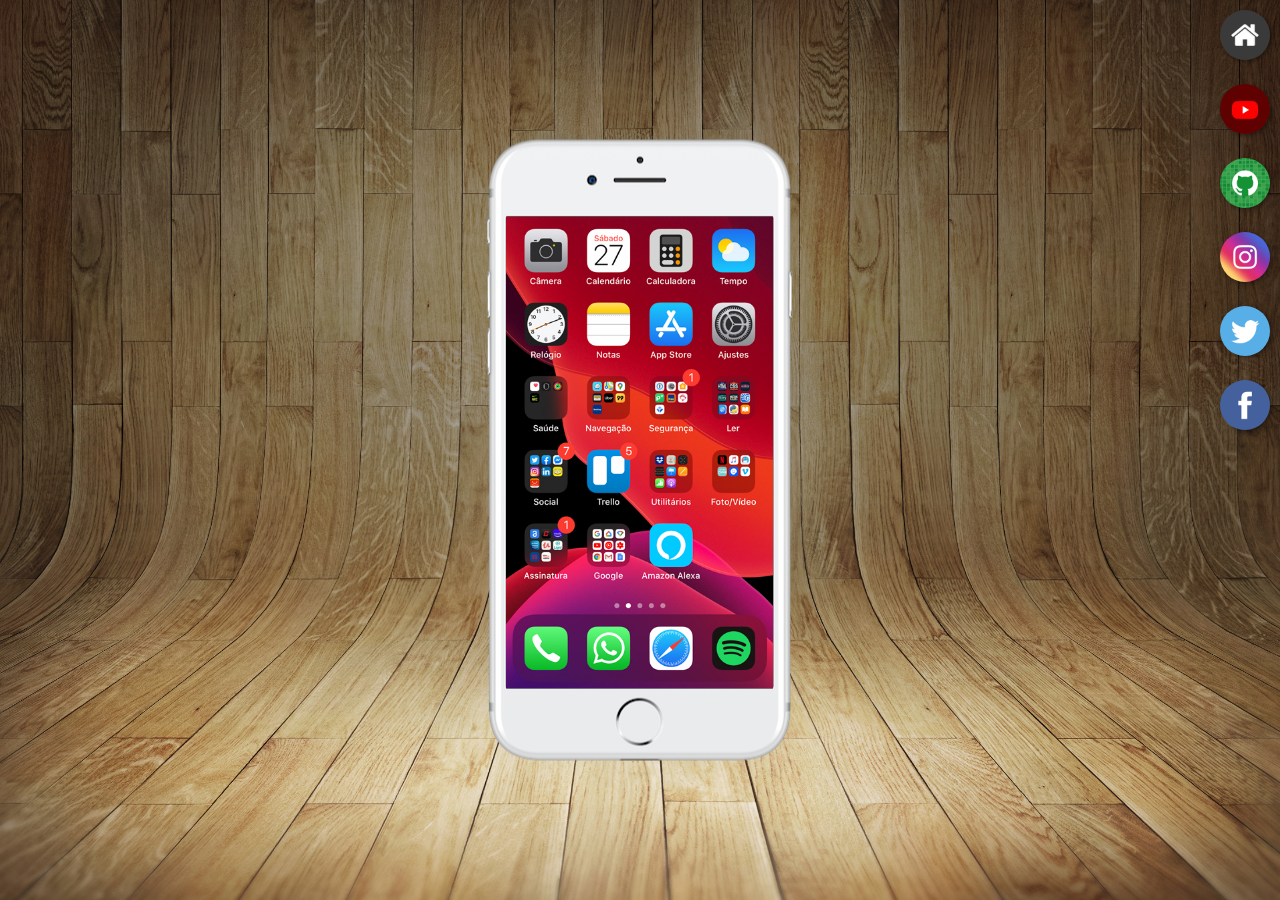
<file: index.html>
<!DOCTYPE html>
<html lang="pt-br">
<head>
    <meta charset="UTF-8">
    <meta name="viewport" content="width=device-width, initial-scale=1.0">
    <title>Projeto Redes Sociais</title>
    <link rel="shortcut icon" href="favicon.ico" type="image/x-icon">
    <link rel="stylesheet" href="estilos/style.css">
</head>
<body>
    <main>
        <section id="telefone">
            <iframe src="home.html" name="tela" id="tela" frameborder="0"></iframe>

        </section>
        <section id="redes-sociais">
            <a href="home.html" target="tela"><img src="imagens/logo-home.jpg" alt="home"></a><br>

            <a href="youtube.html" target="tela"><img src="imagens/logo-youtube.jpg" alt="YouTube"></a><br>
            
            <a href="github.html" target="tela"><img src="imagens/logo-github.jpg" alt="GitHub"></a><br>

            <a href="instagram.html" target="tela"><img src="imagens/logo-instagram.jpg" alt="Instagram"></a><br>

            <a href="twitter.html" target="tela"><img src="imagens/logo-twitter.jpg" alt="Twitter"></a><br>

            <a href="facebook.html" target="tela"><img src="imagens/logo-facebook.jpg" alt="Facebook"></a>
        </section>
    </main>
</body>
</html>
</file>
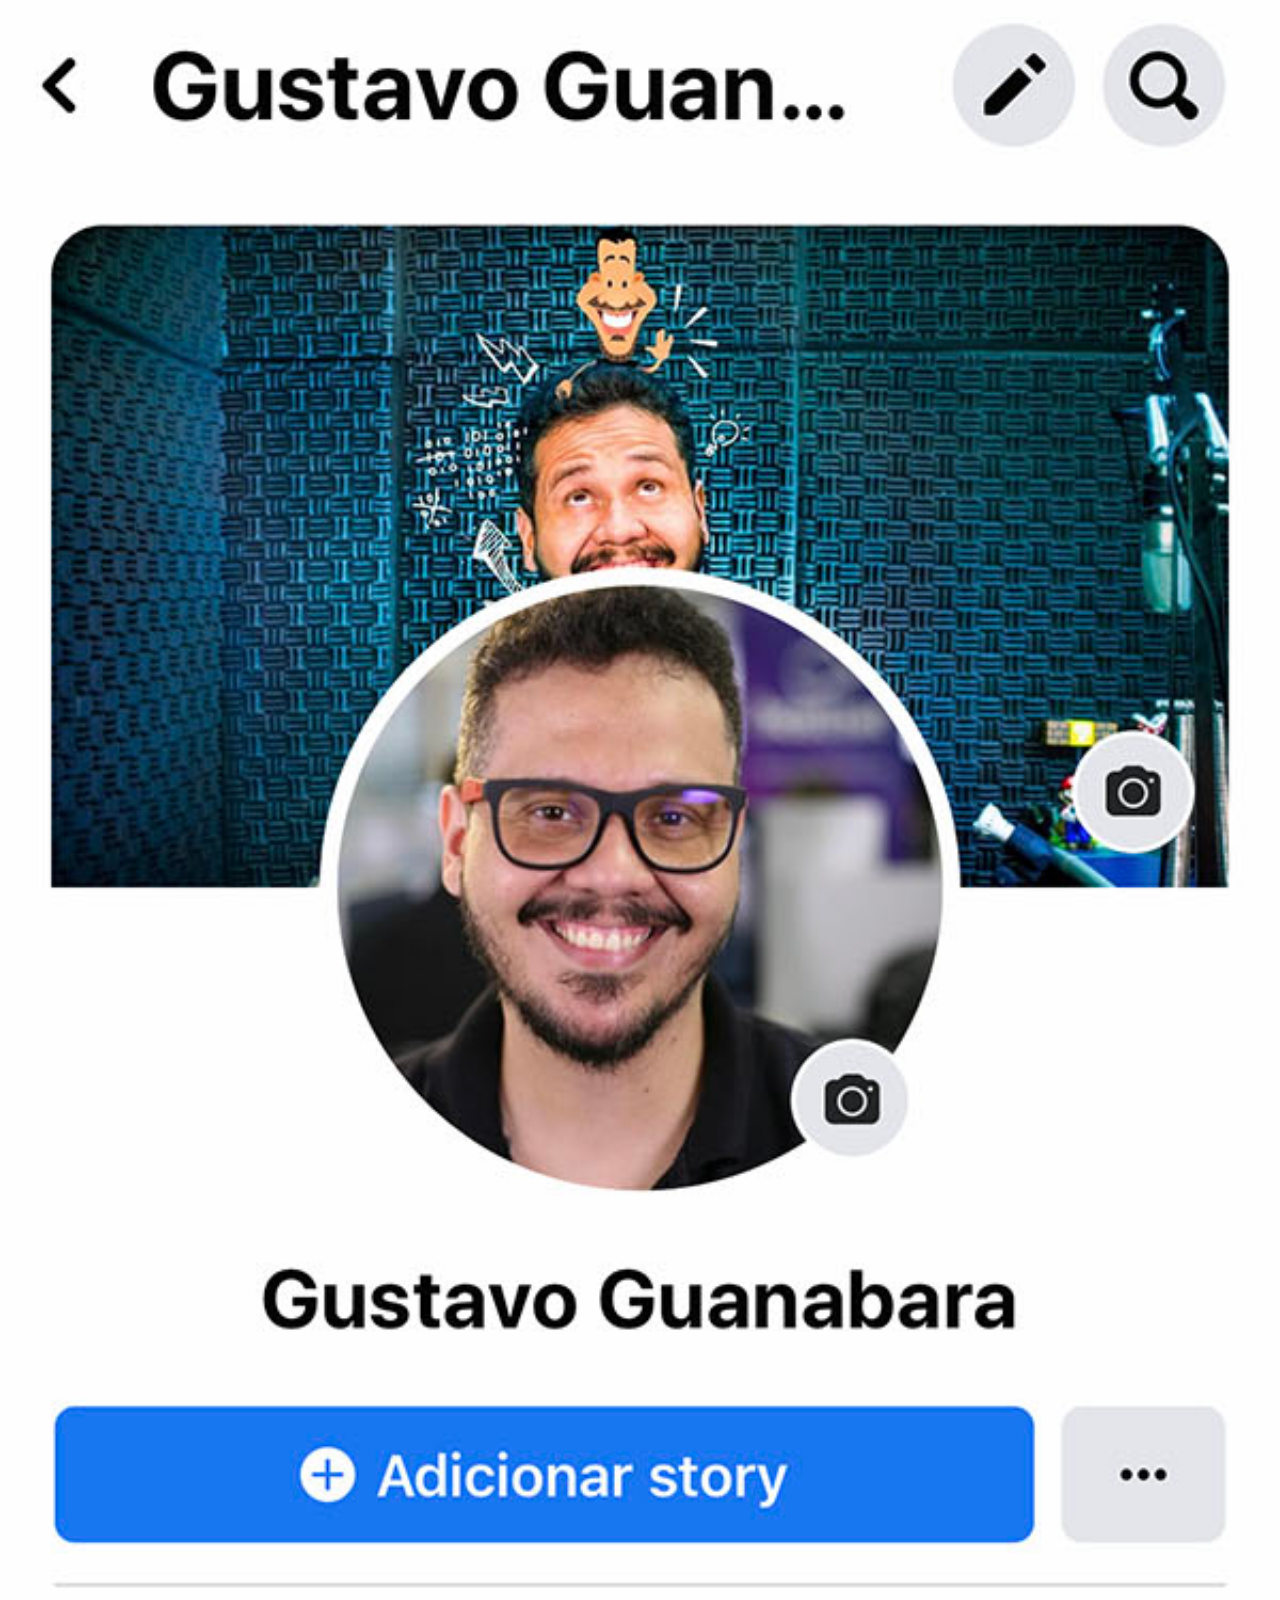
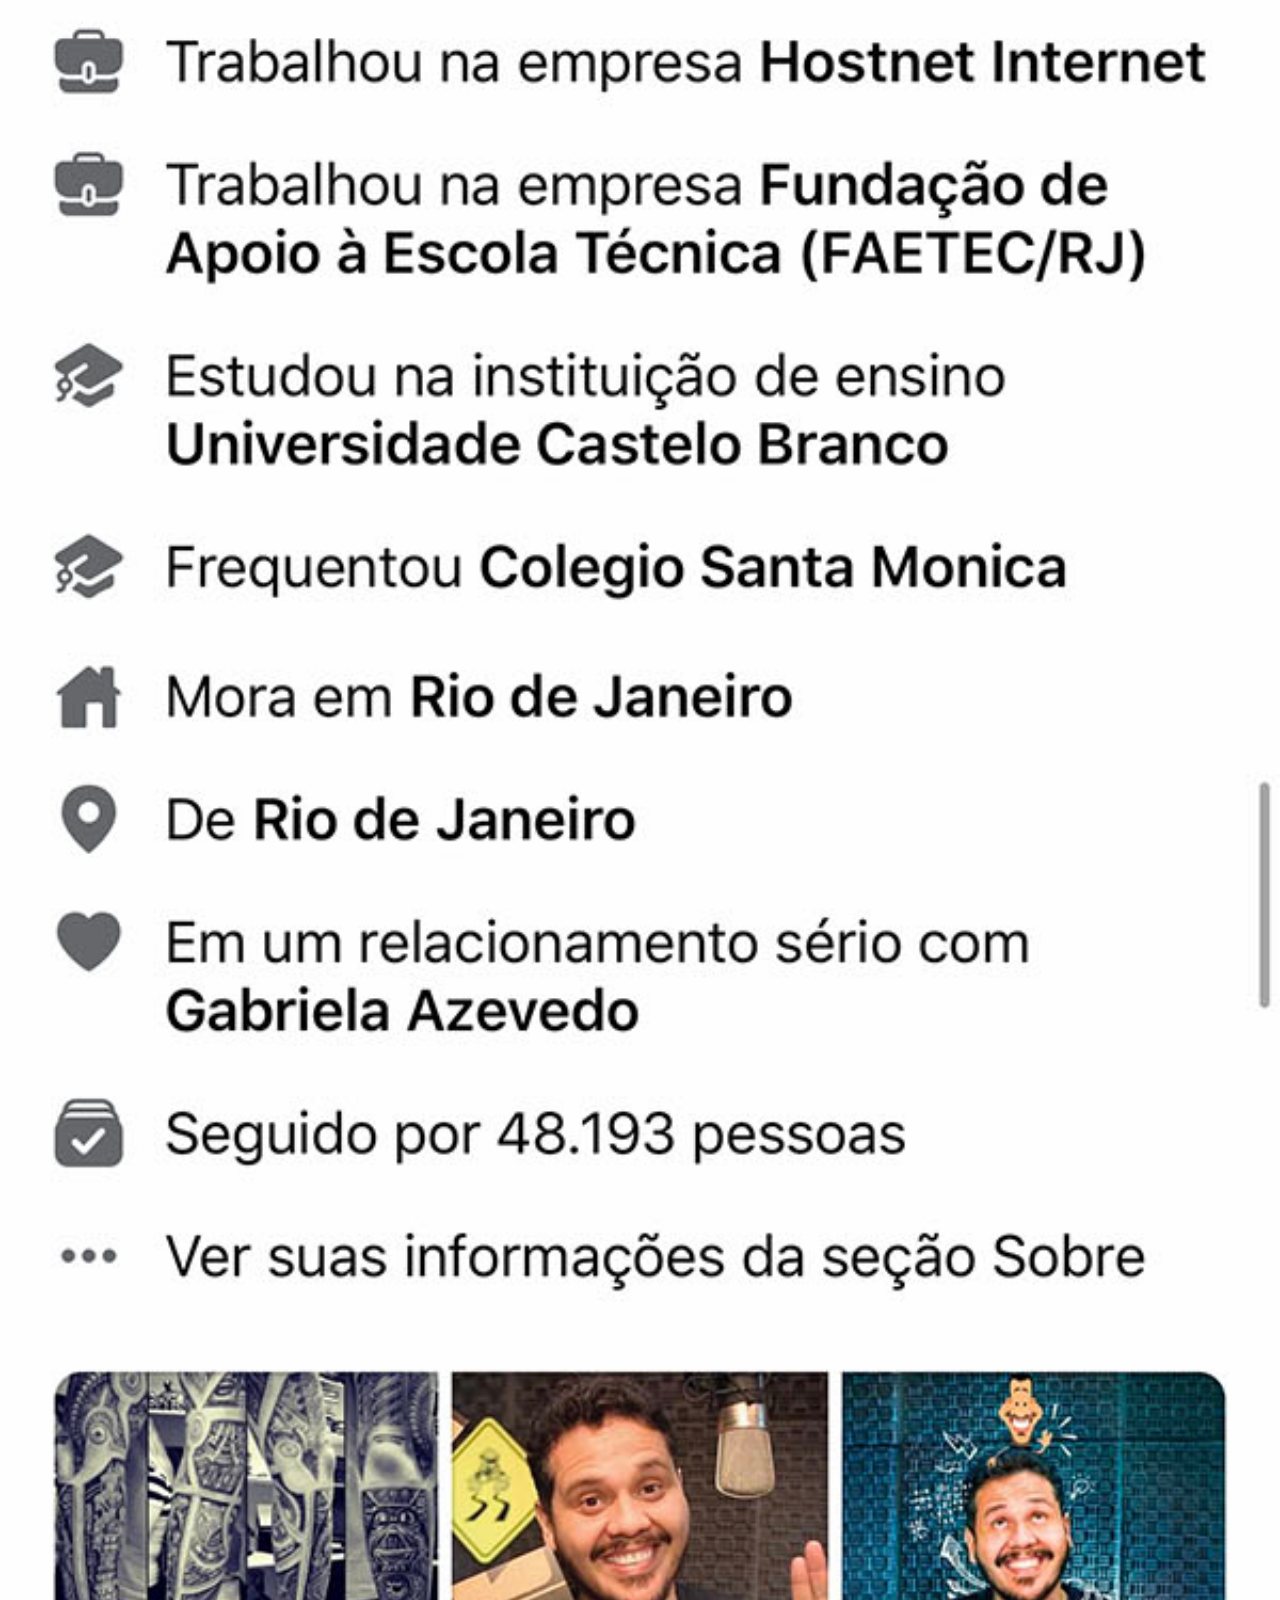
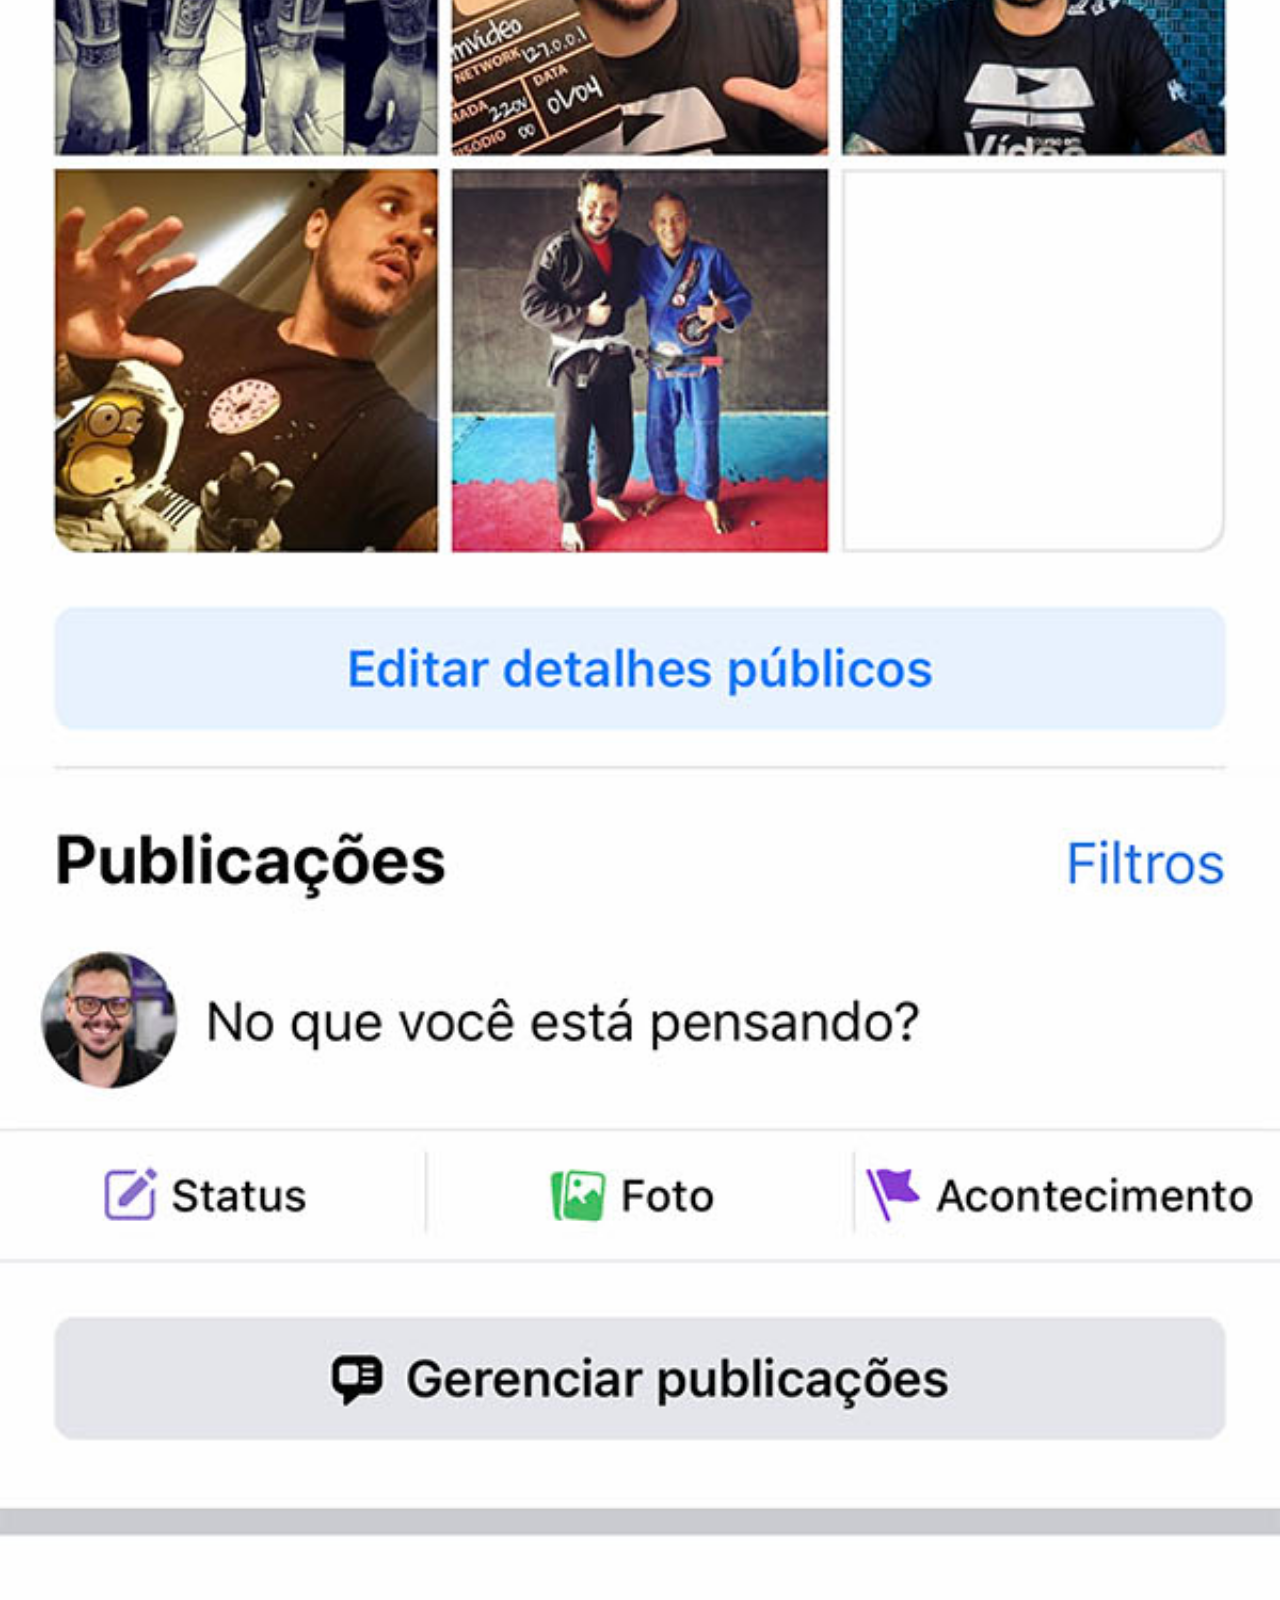
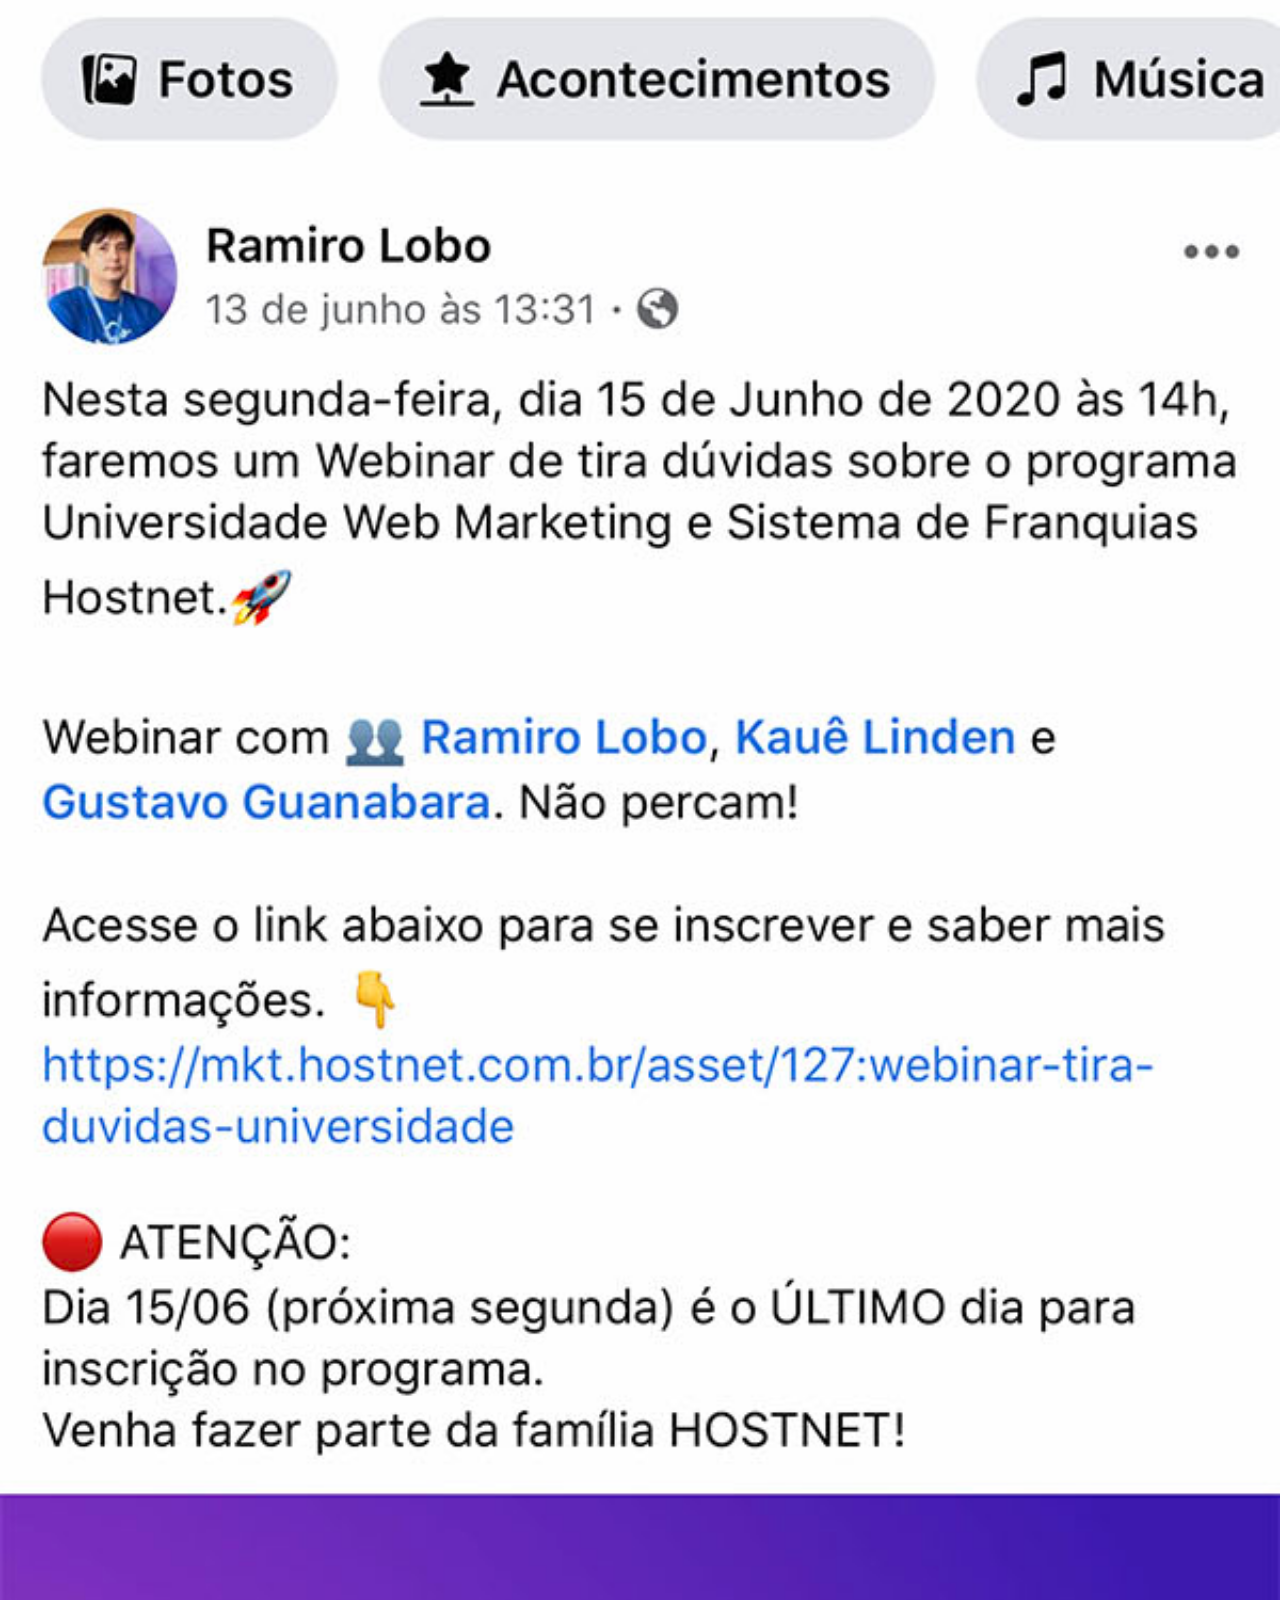
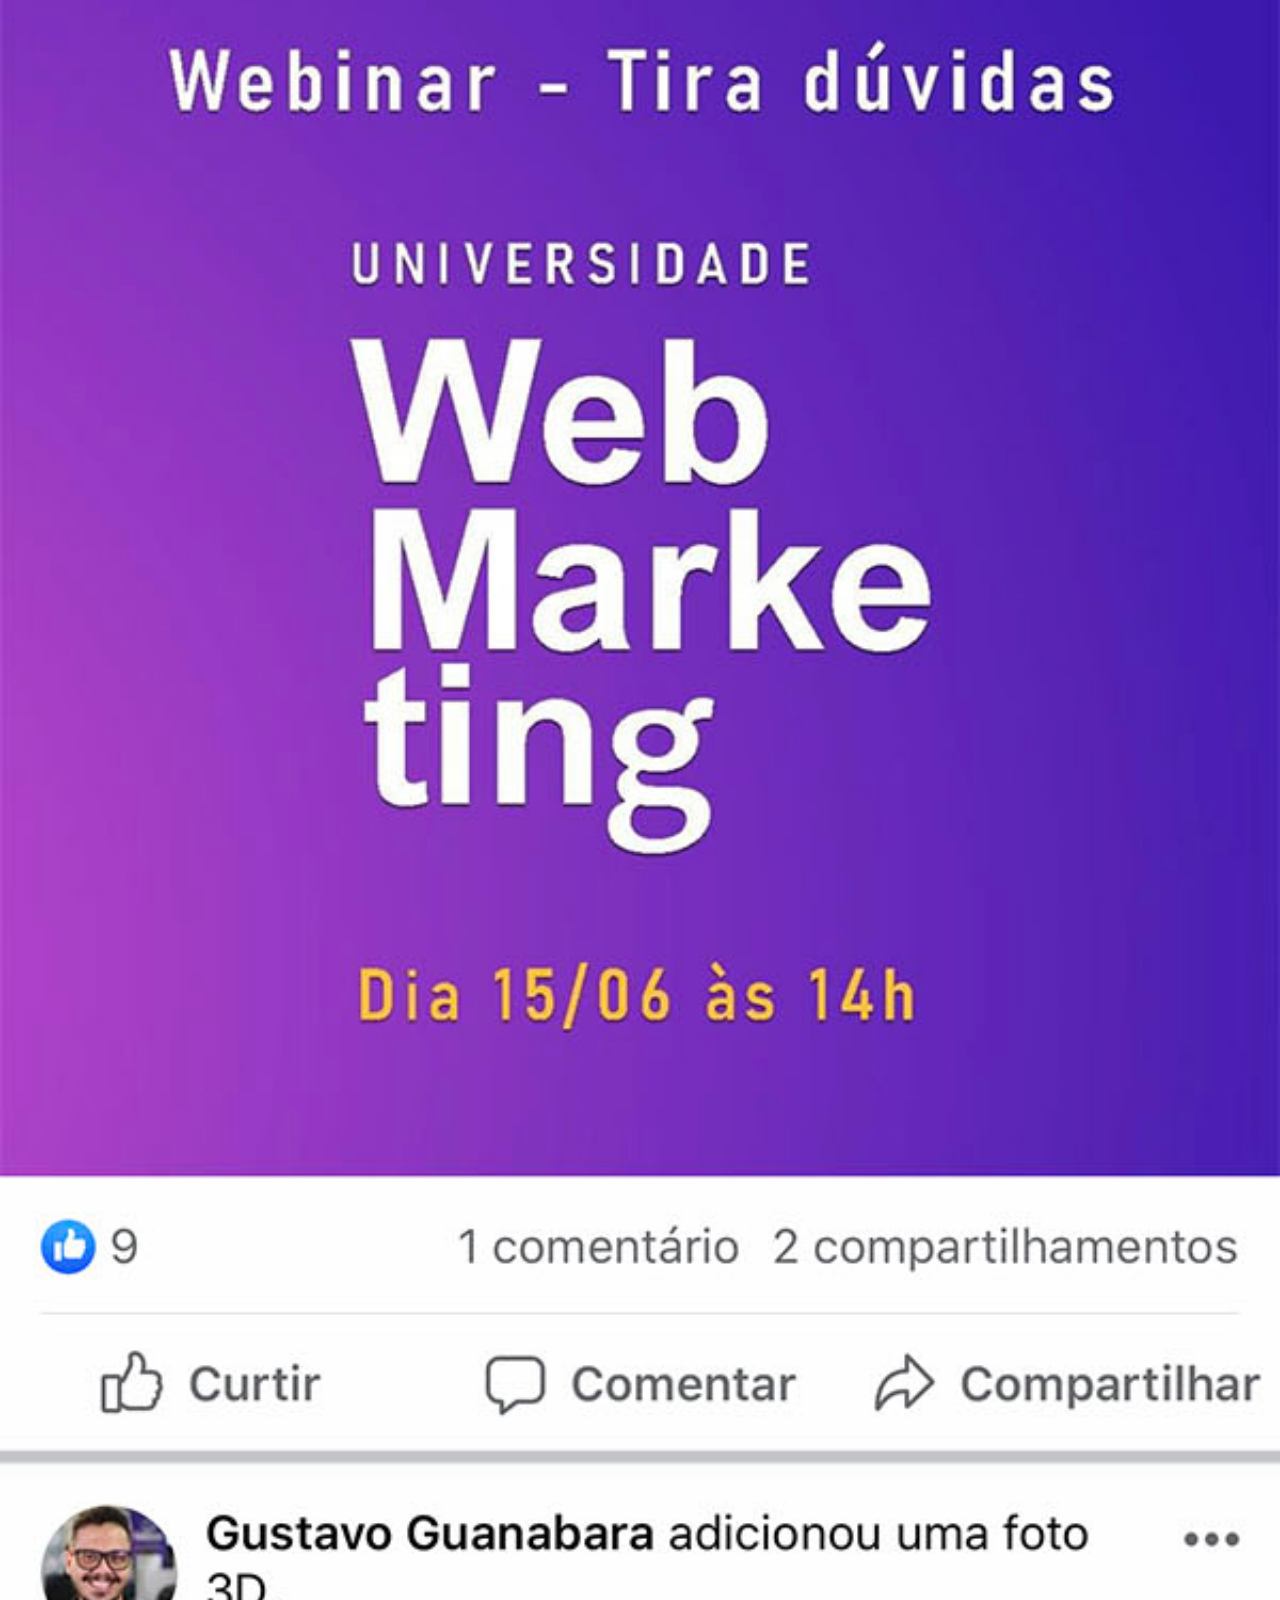
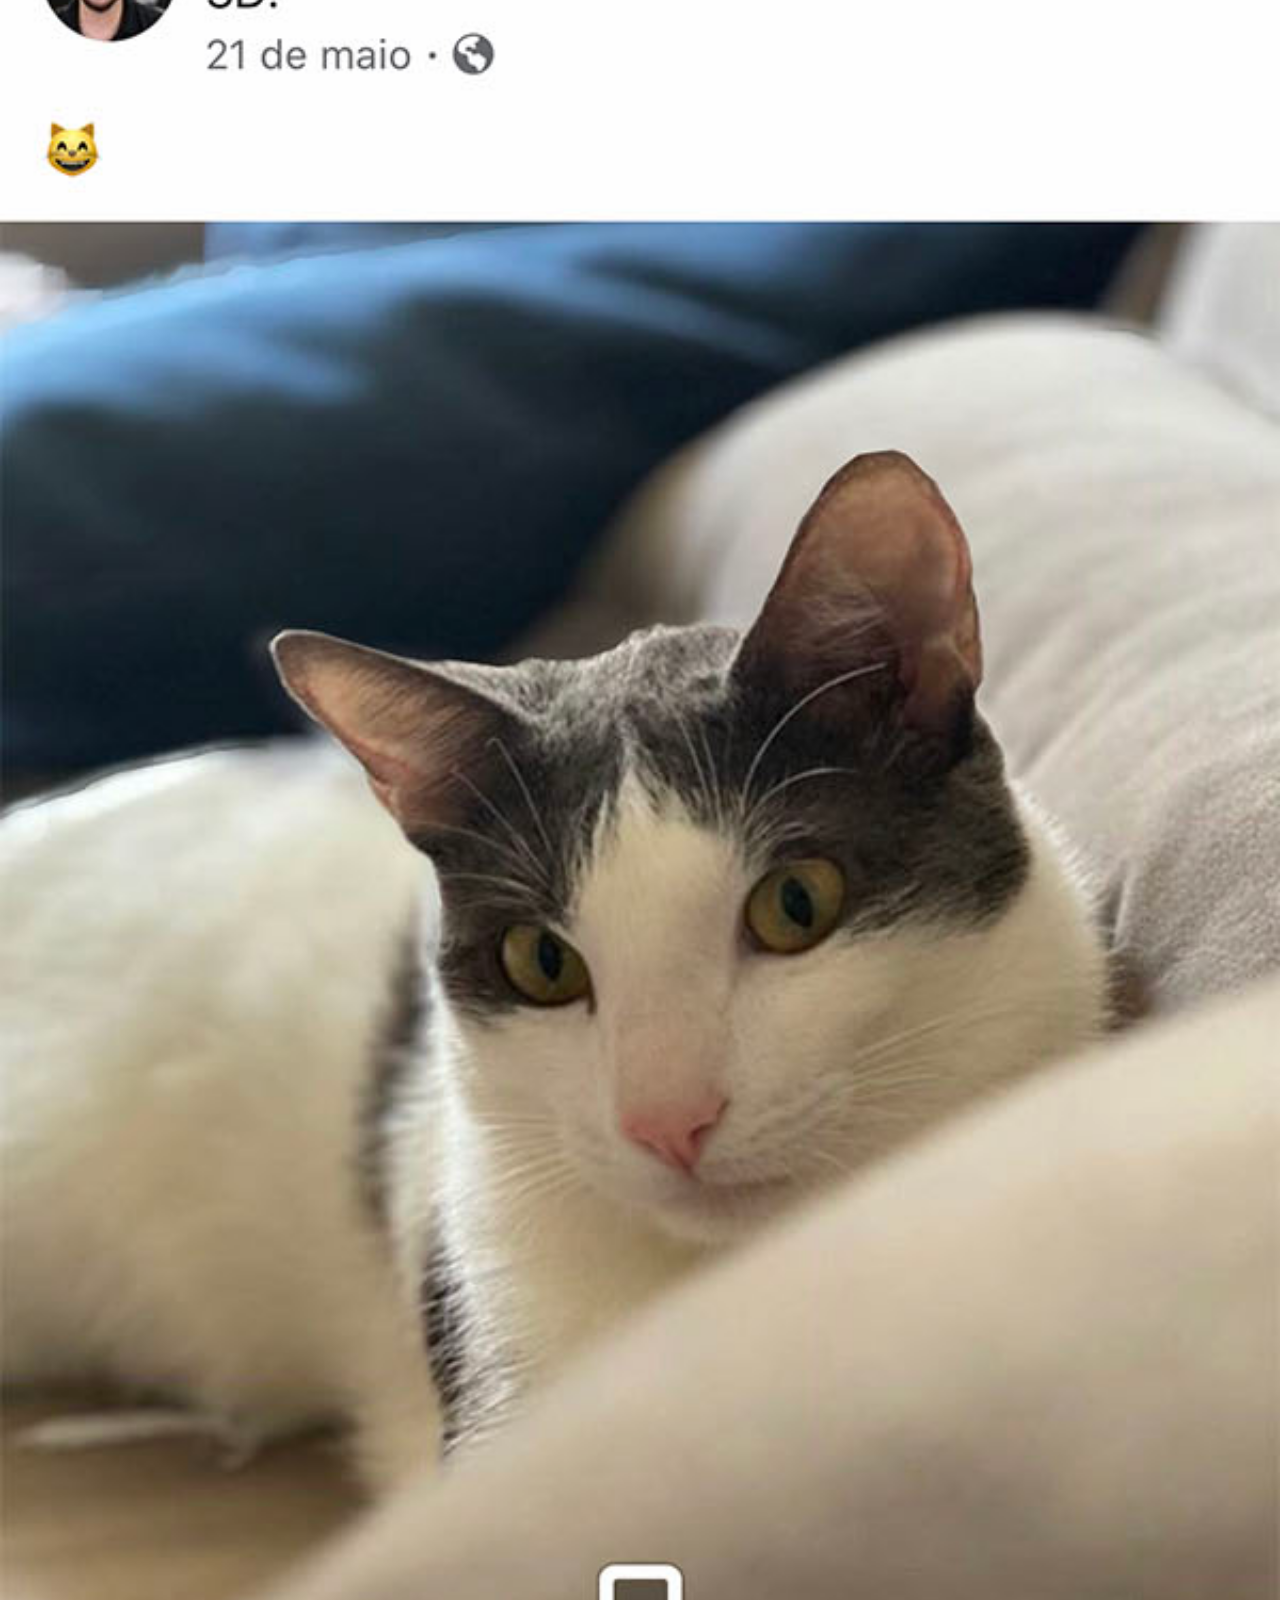
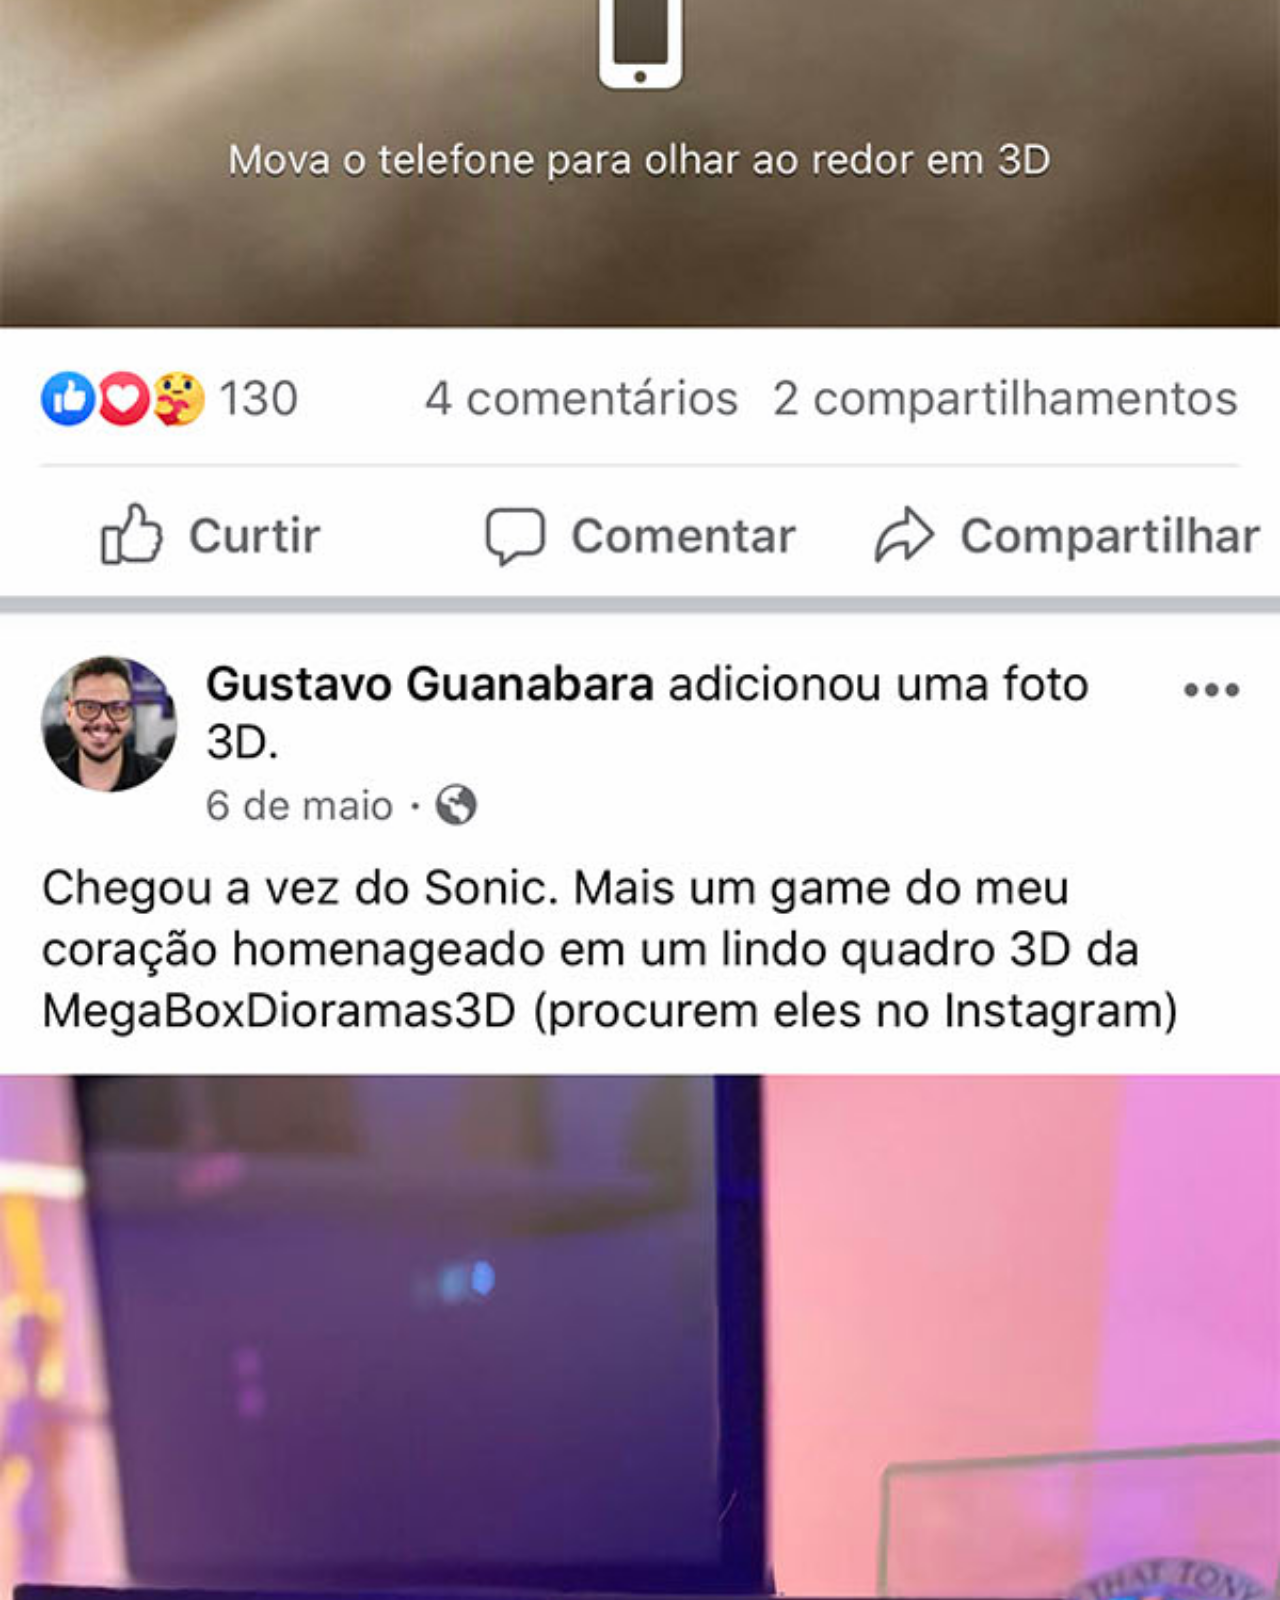
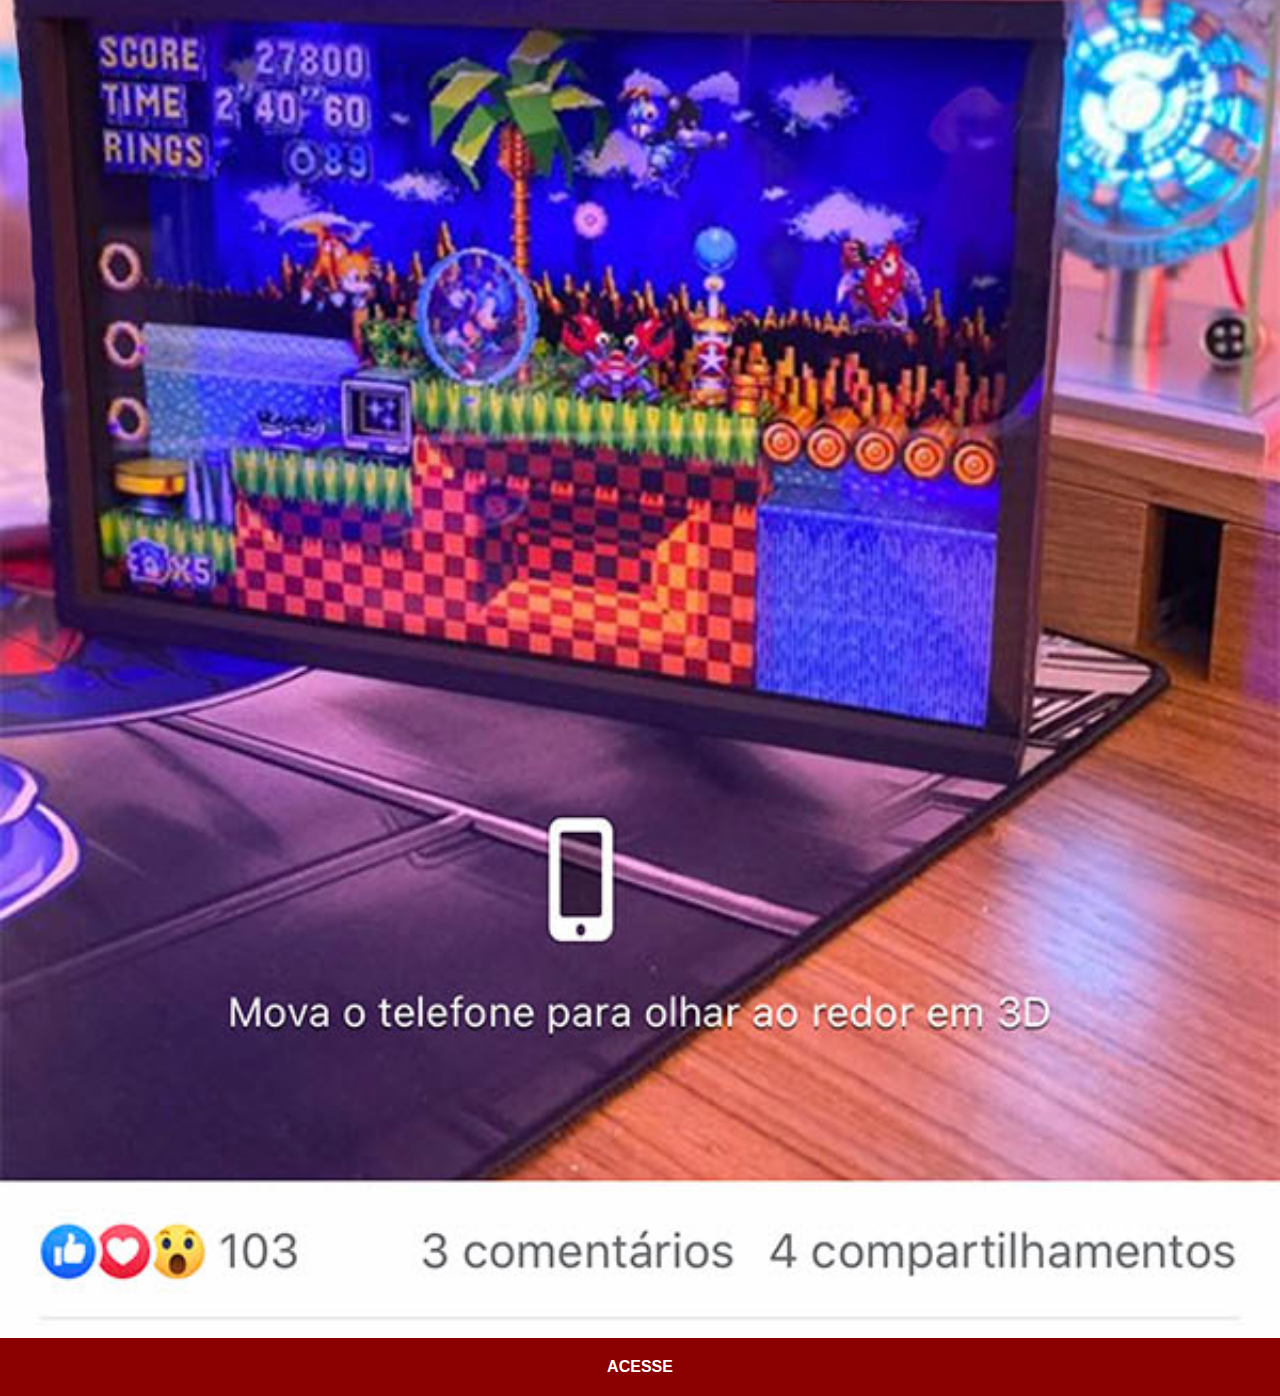
<file: facebook.html>
<!DOCTYPE html>
<html lang="pt-br">
<head>
    <meta charset="UTF-8">
    <meta name="viewport" content="width=device-width, initial-scale=1.0">
    <title>Facebook</title>
    <link rel="stylesheet" href="estilos/social.css">
</head>
<body>
    <img src="imagens/tela-facebook.jpg" alt="Facebook"><a href="https://www.facebook.com/gustavoguanabara" target="_blank">ACESSE</a>
</body>
</html>
</file>
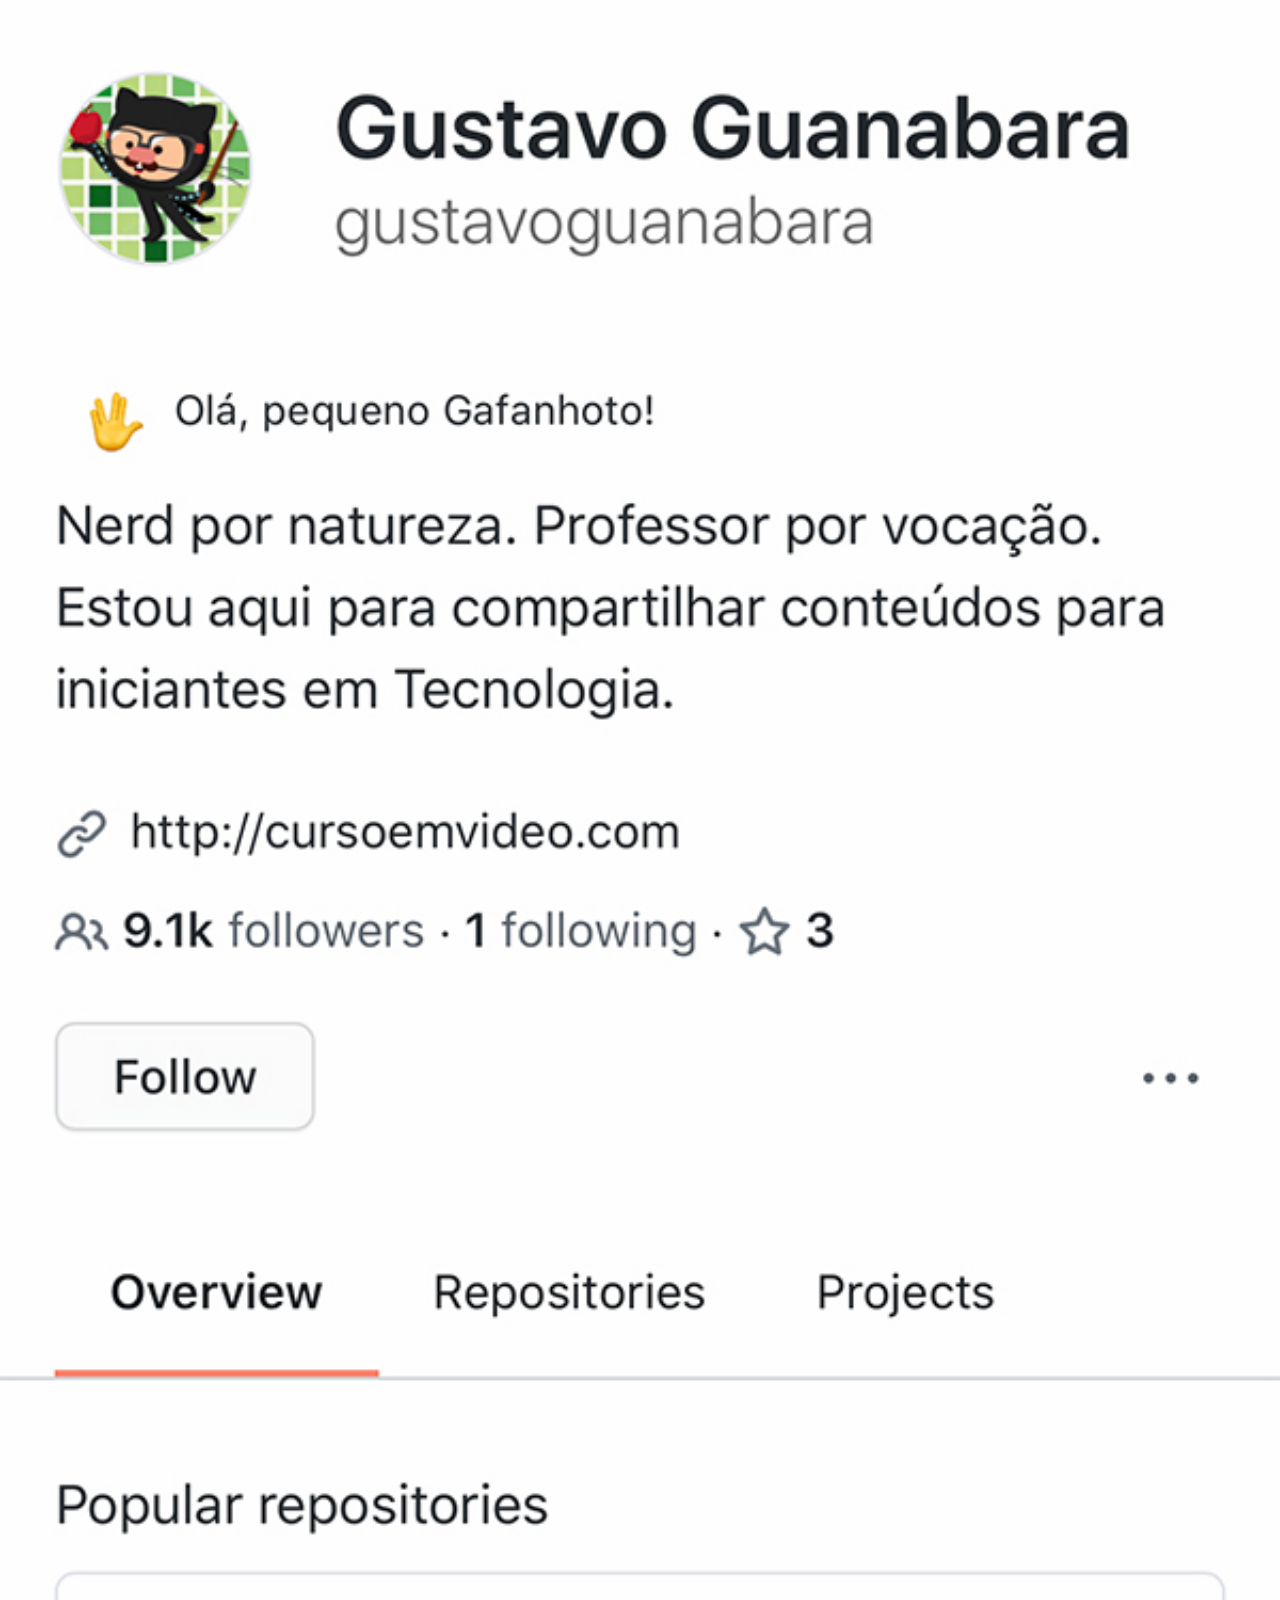
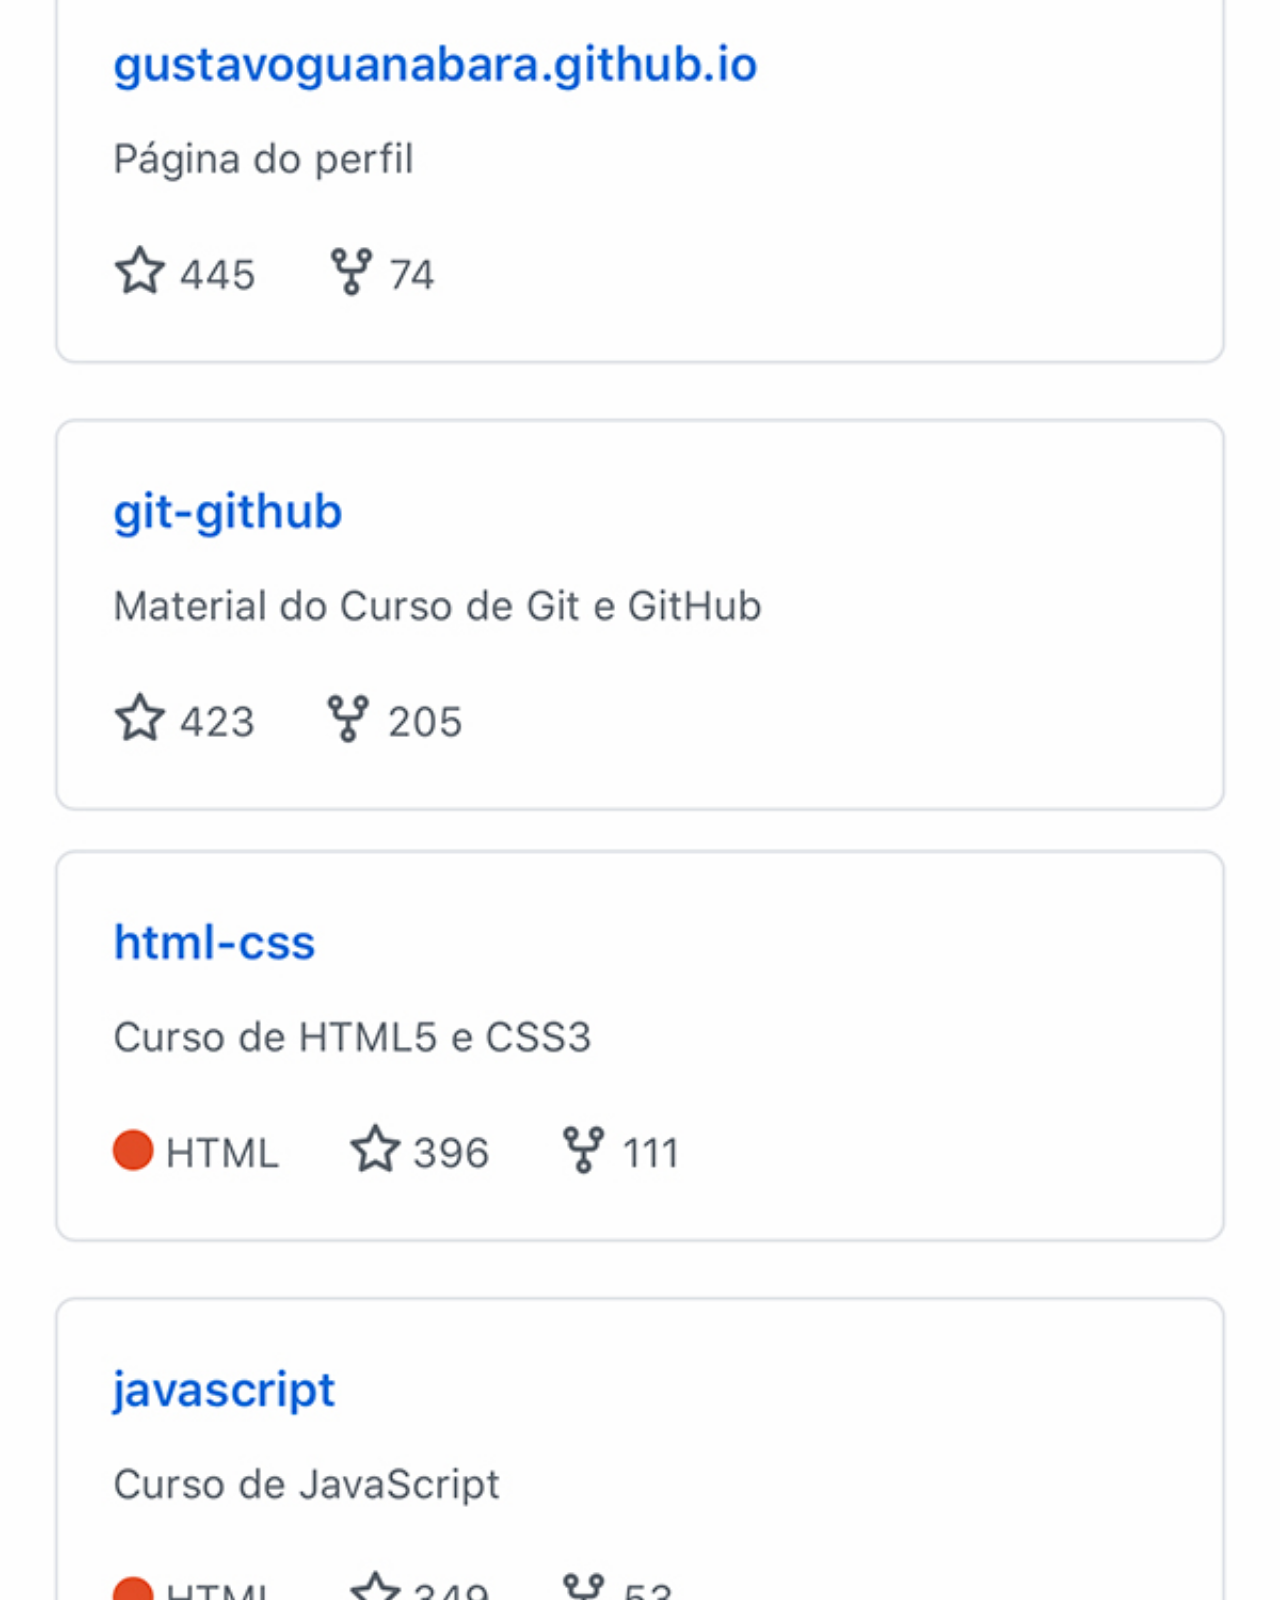
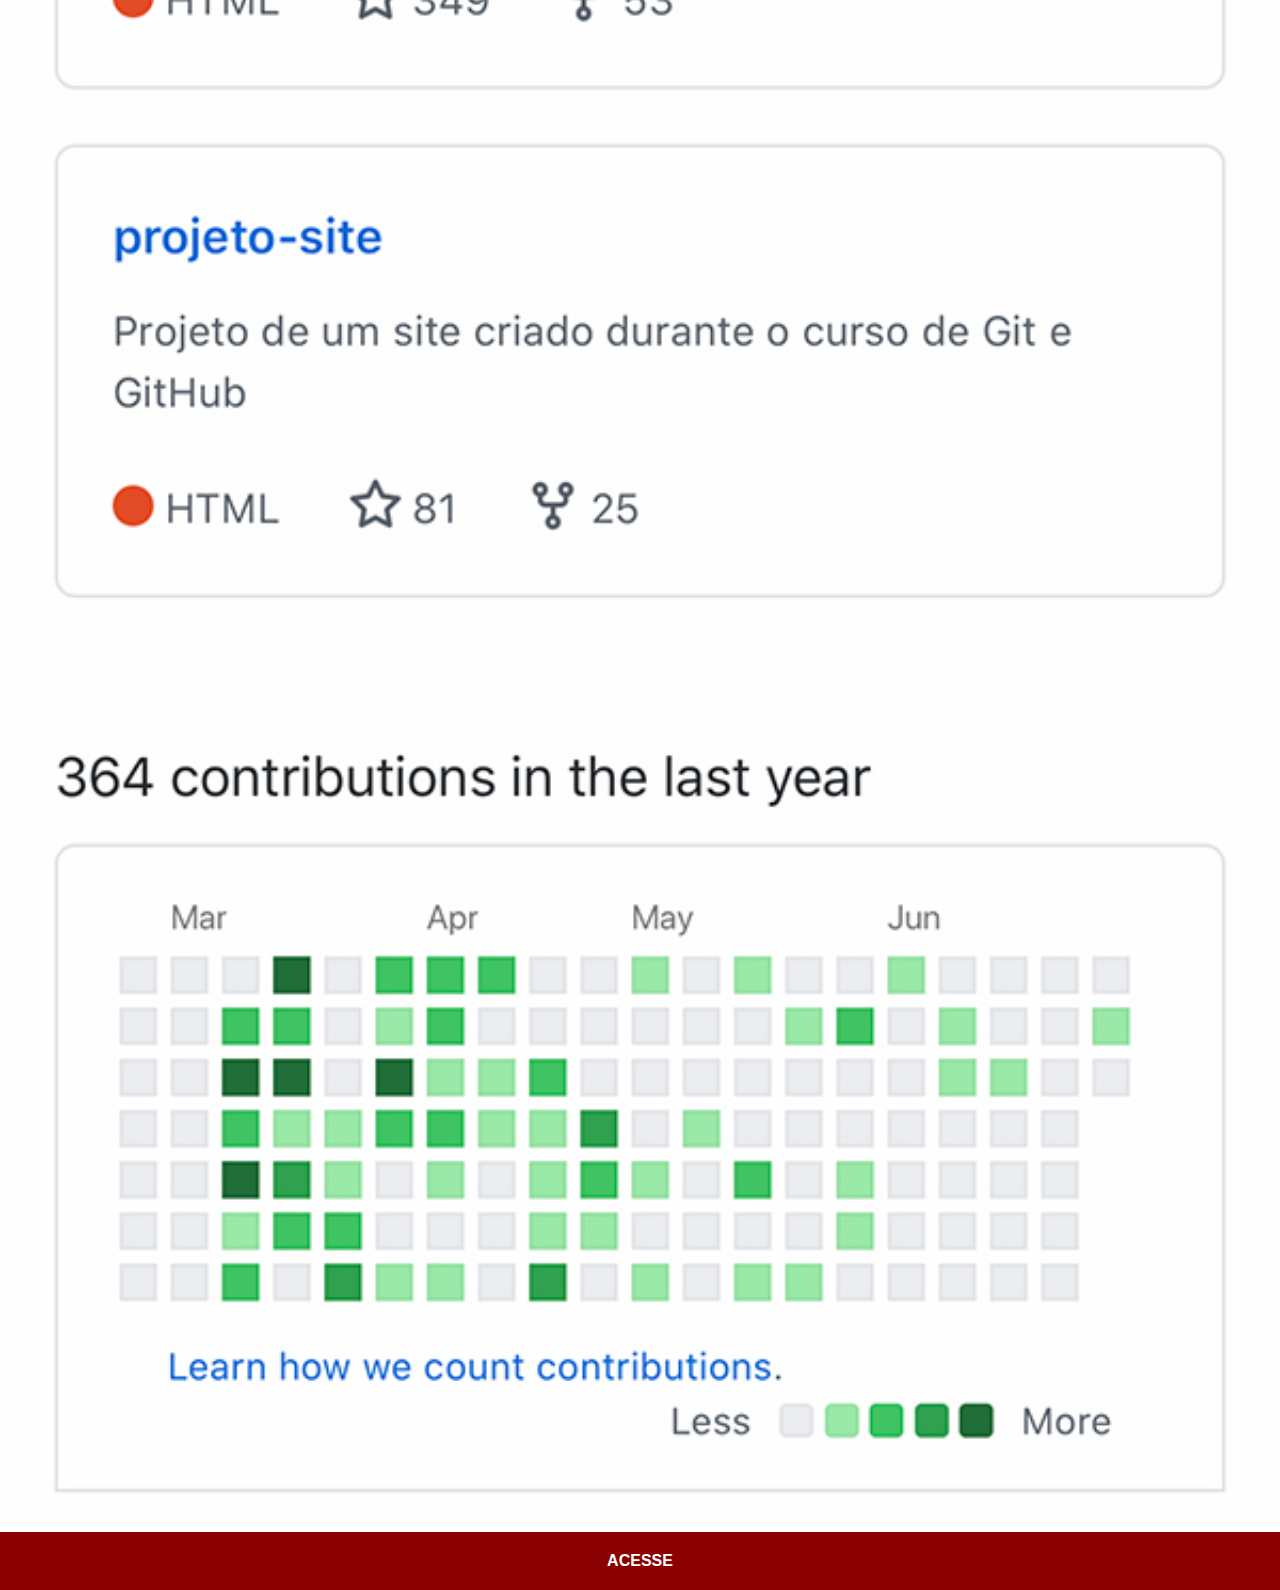
<file: github.html>
<!DOCTYPE html>
<html lang="pt-br">
<head>
    <meta charset="UTF-8">
    <meta name="viewport" content="width=device-width, initial-scale=1.0">
    <title>GitHub</title>
    <link rel="stylesheet" href="estilos/social.css">
</head>
<body>
    <img src="imagens/tela-github.jpg" alt="GitHub"><a href="https://github.com/gustavoguanabara" target="_blank">ACESSE</a>
</body>
</html>
</file>
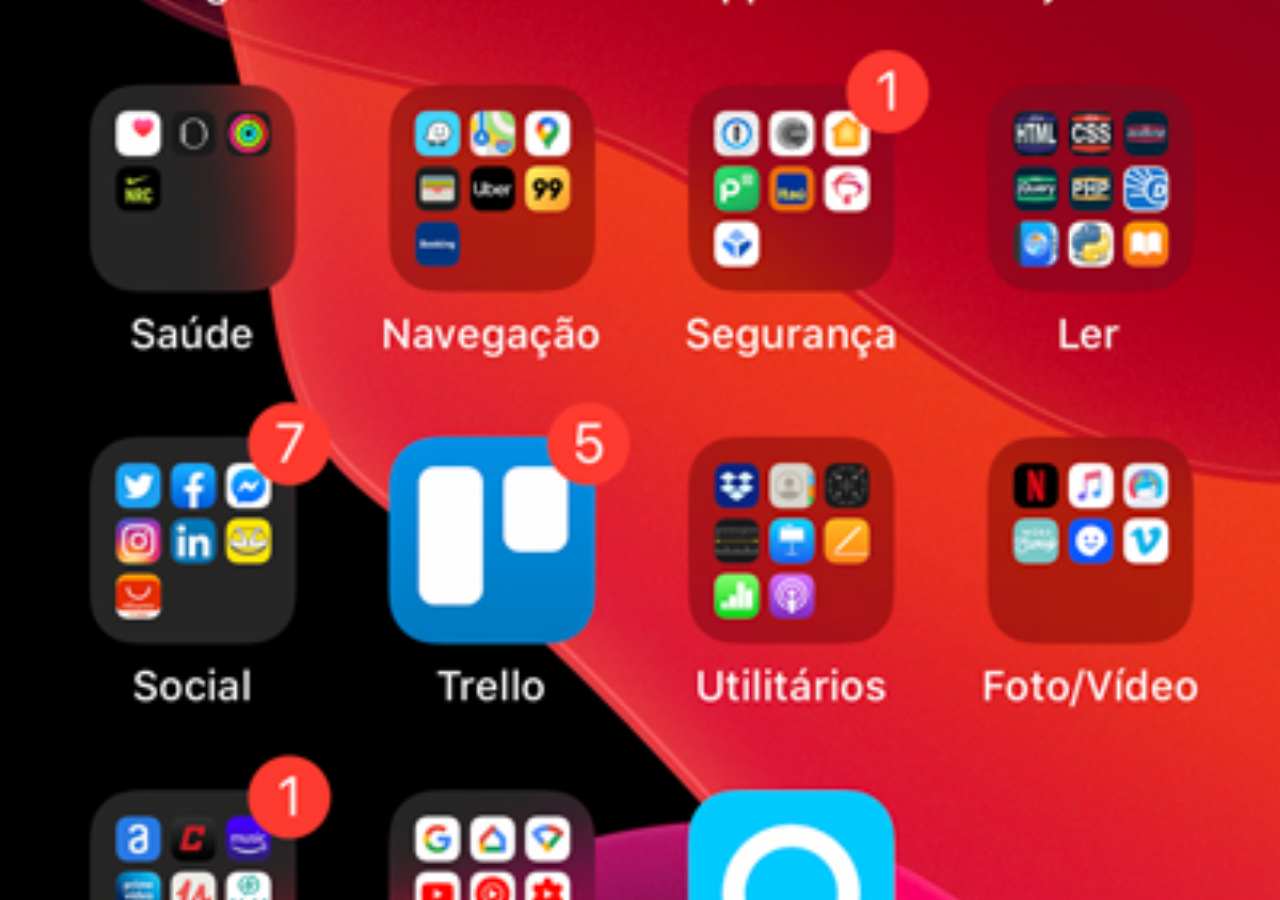
<file: home.html>
<!DOCTYPE html>
<html lang="pt-br">
<head>
    <meta charset="UTF-8">
    <meta name="viewport" content="width=device-width, initial-scale=1.0">
    <title>Home</title>
</head>
<style>
    * {
        margin: 0px;
        padding: 0px;
    }

    body {
        width: 100vw;
        height: 100vh;
        background: black url('imagens/tela-home.jpg') no-repeat center;
        background-size: cover;
    }
</style>
<body>
    
</body>
</html>
</file>
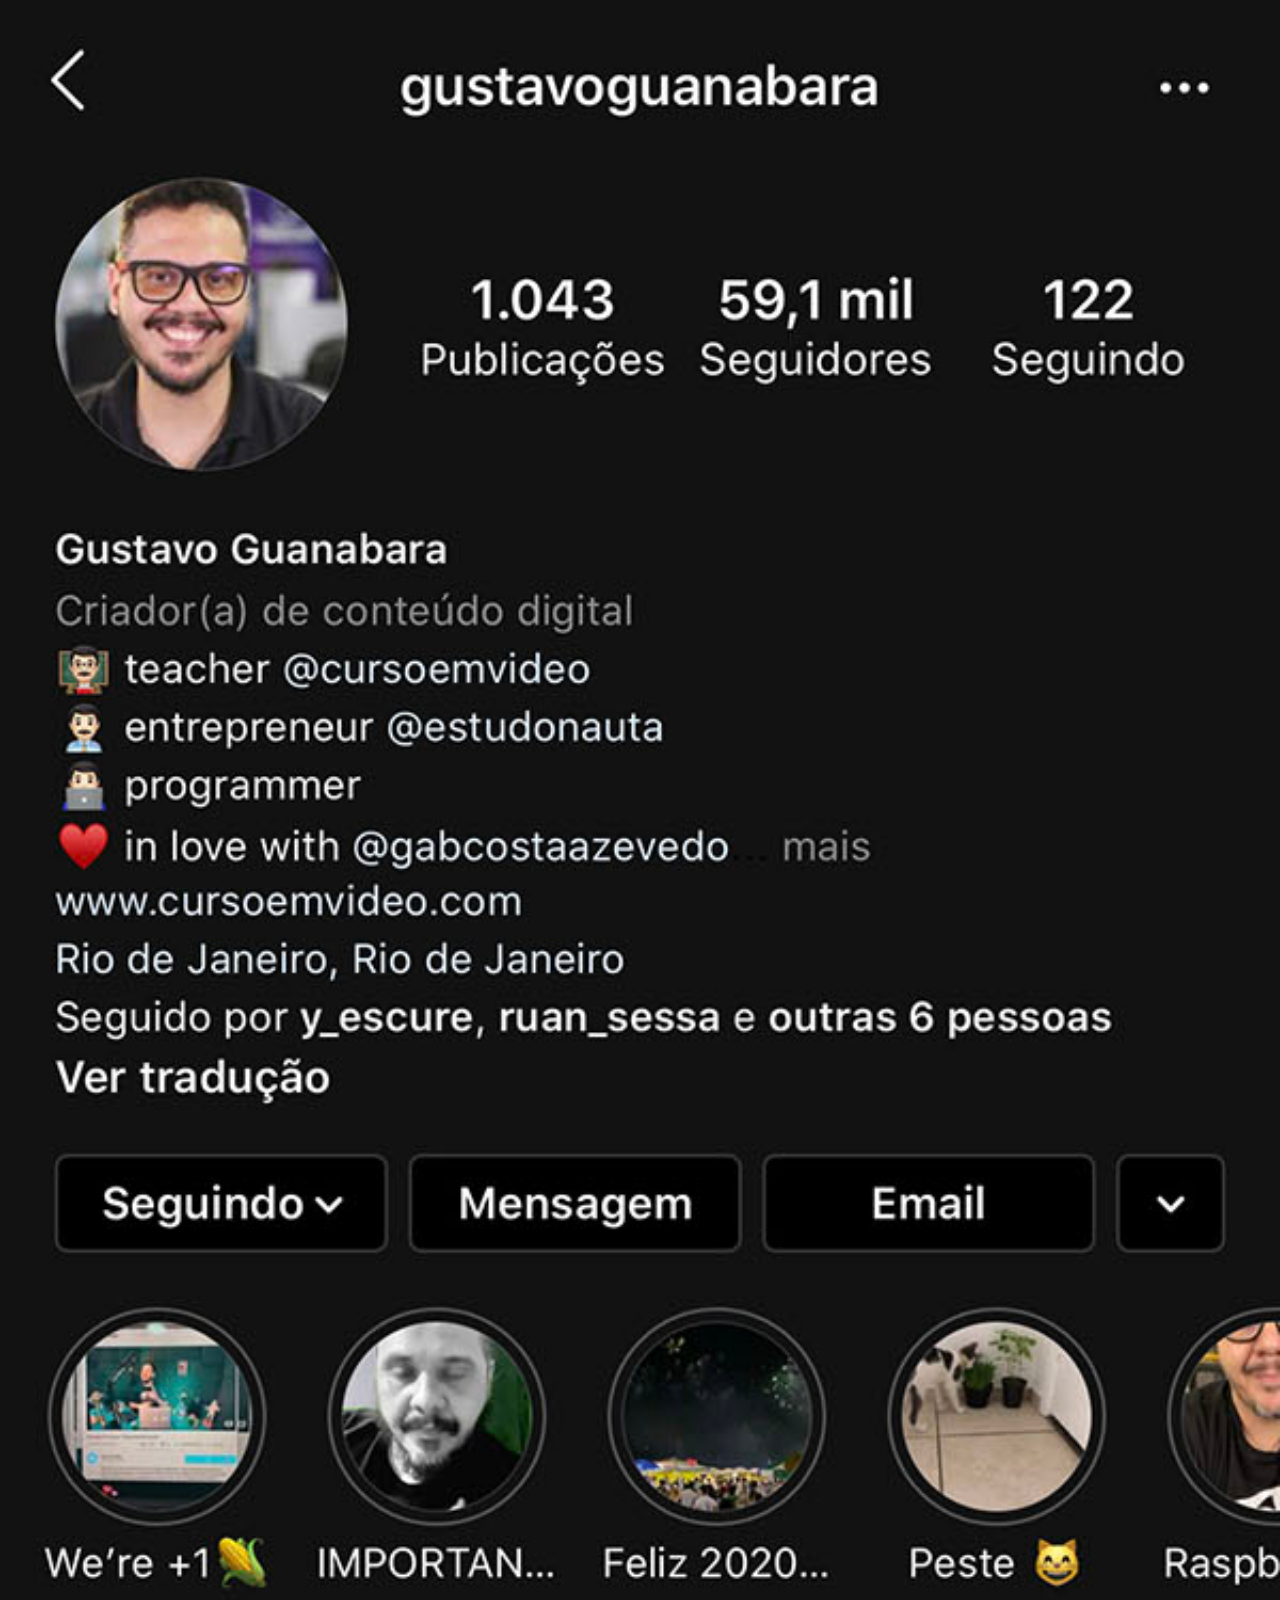
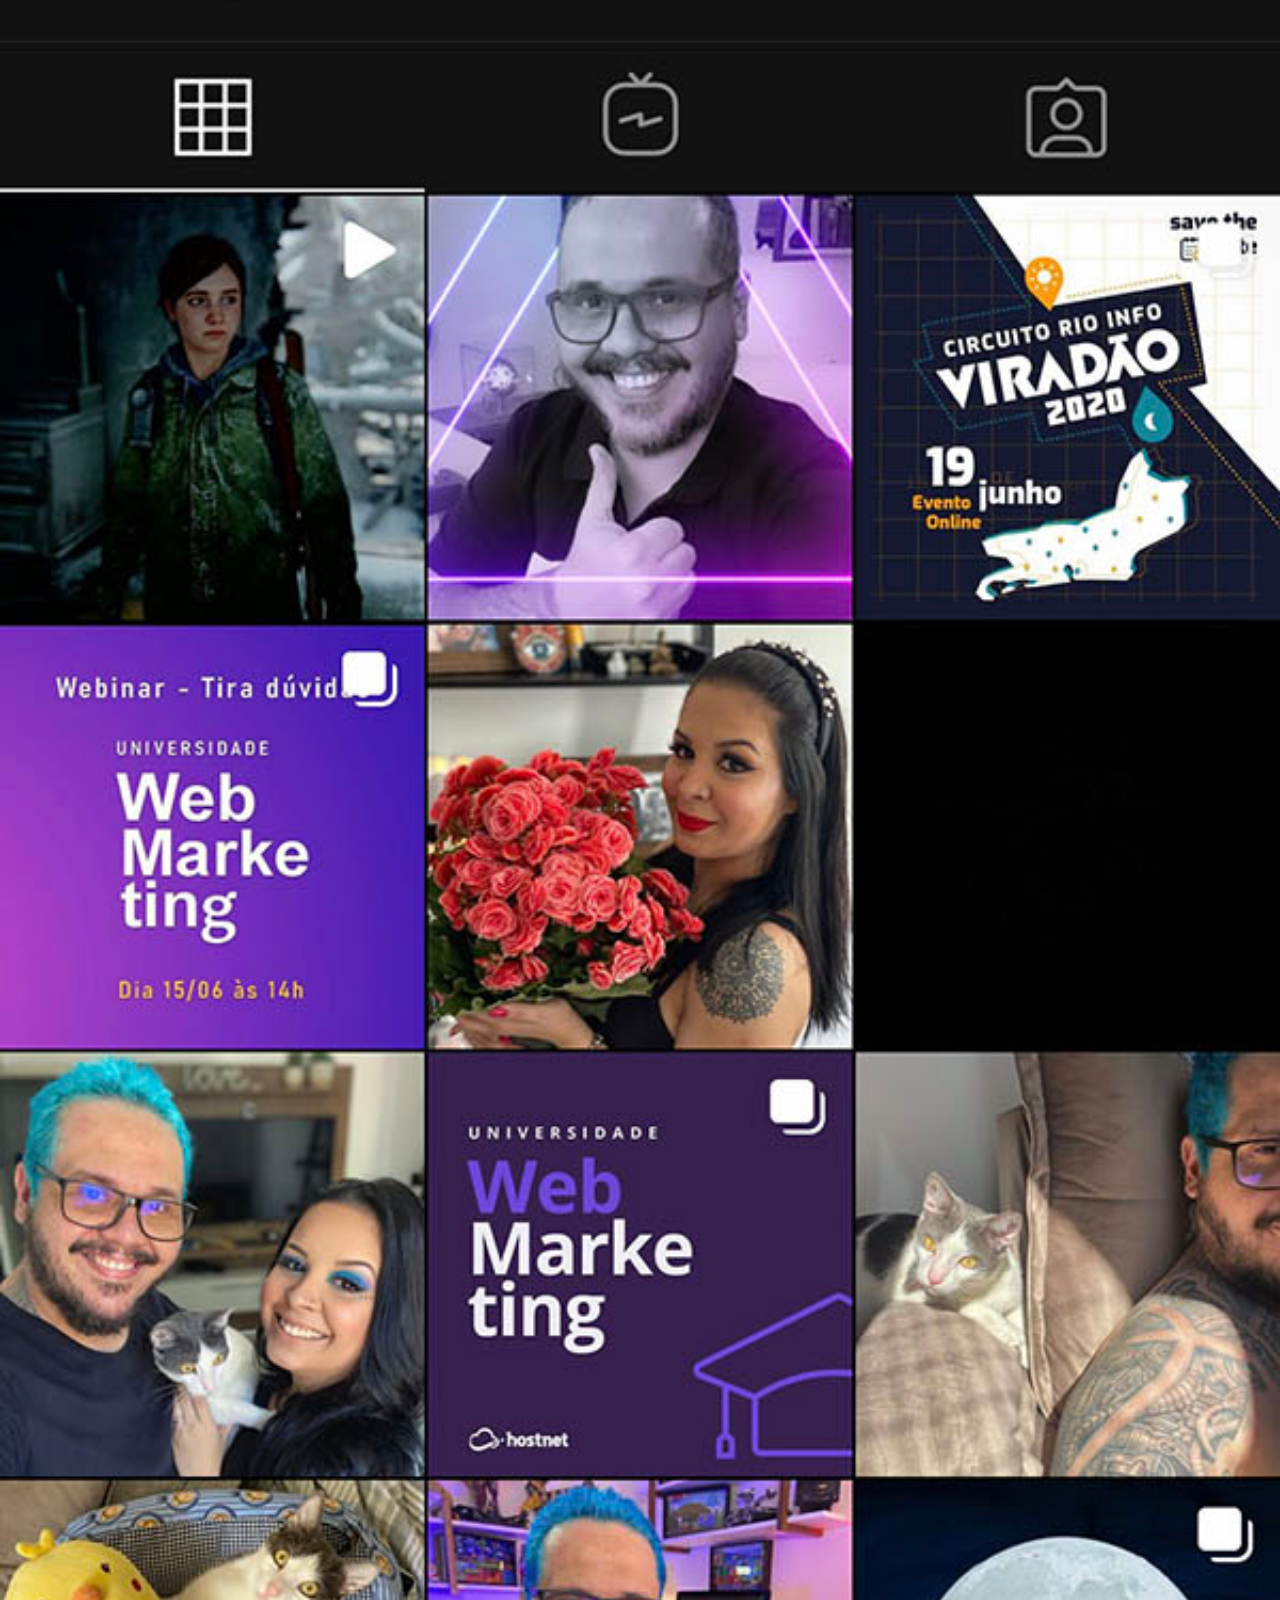
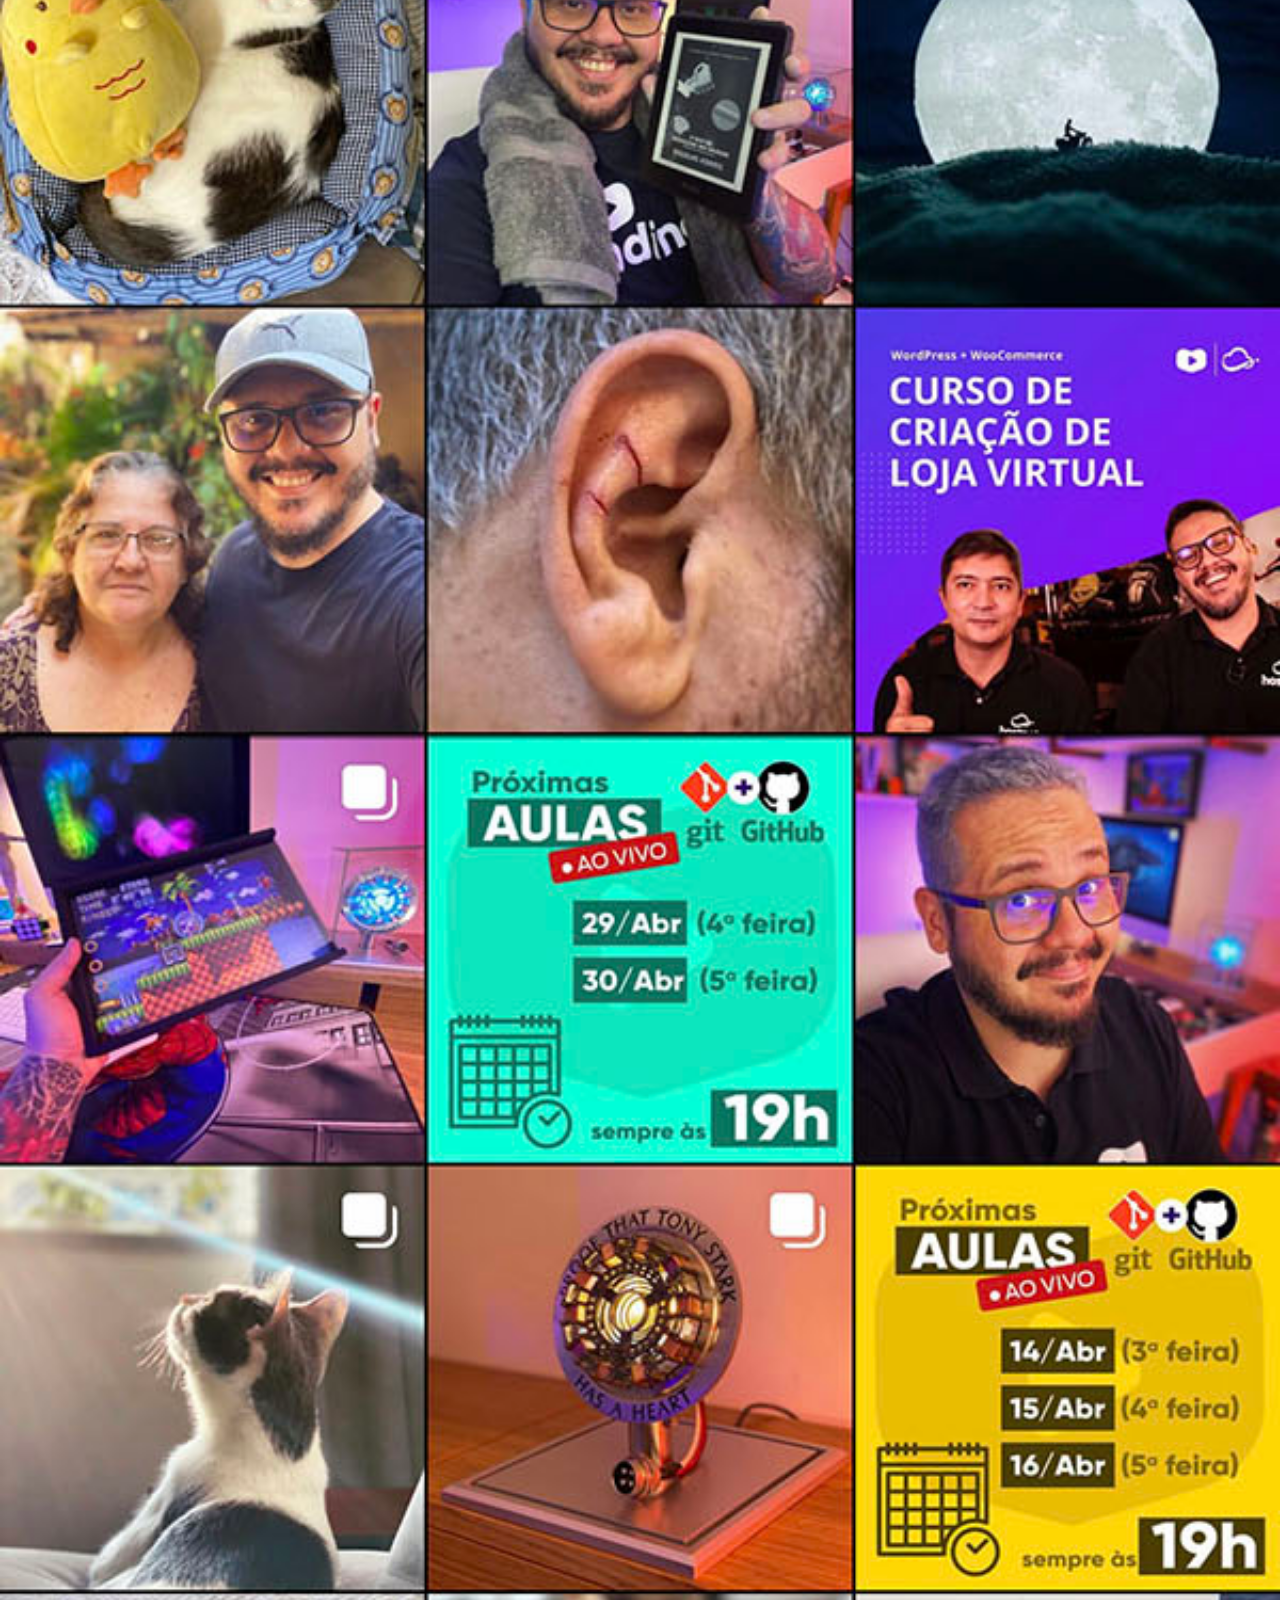
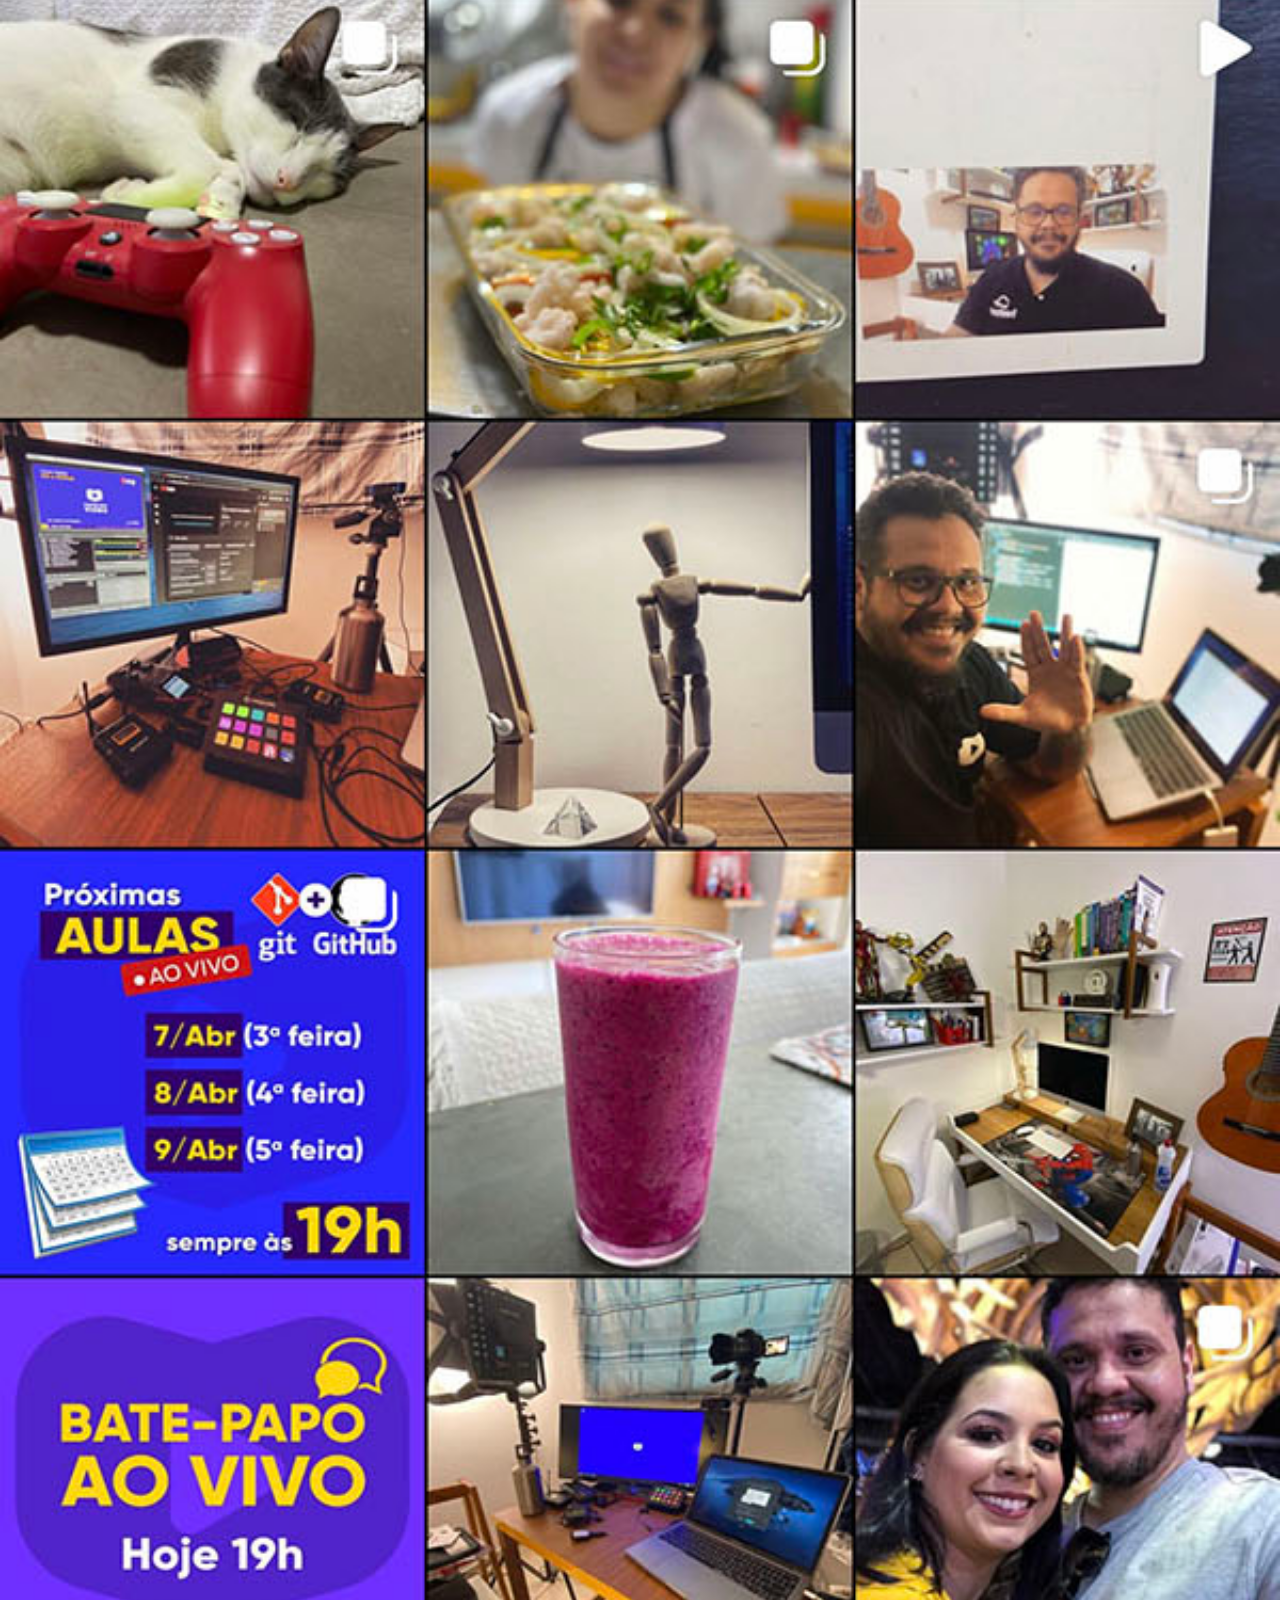
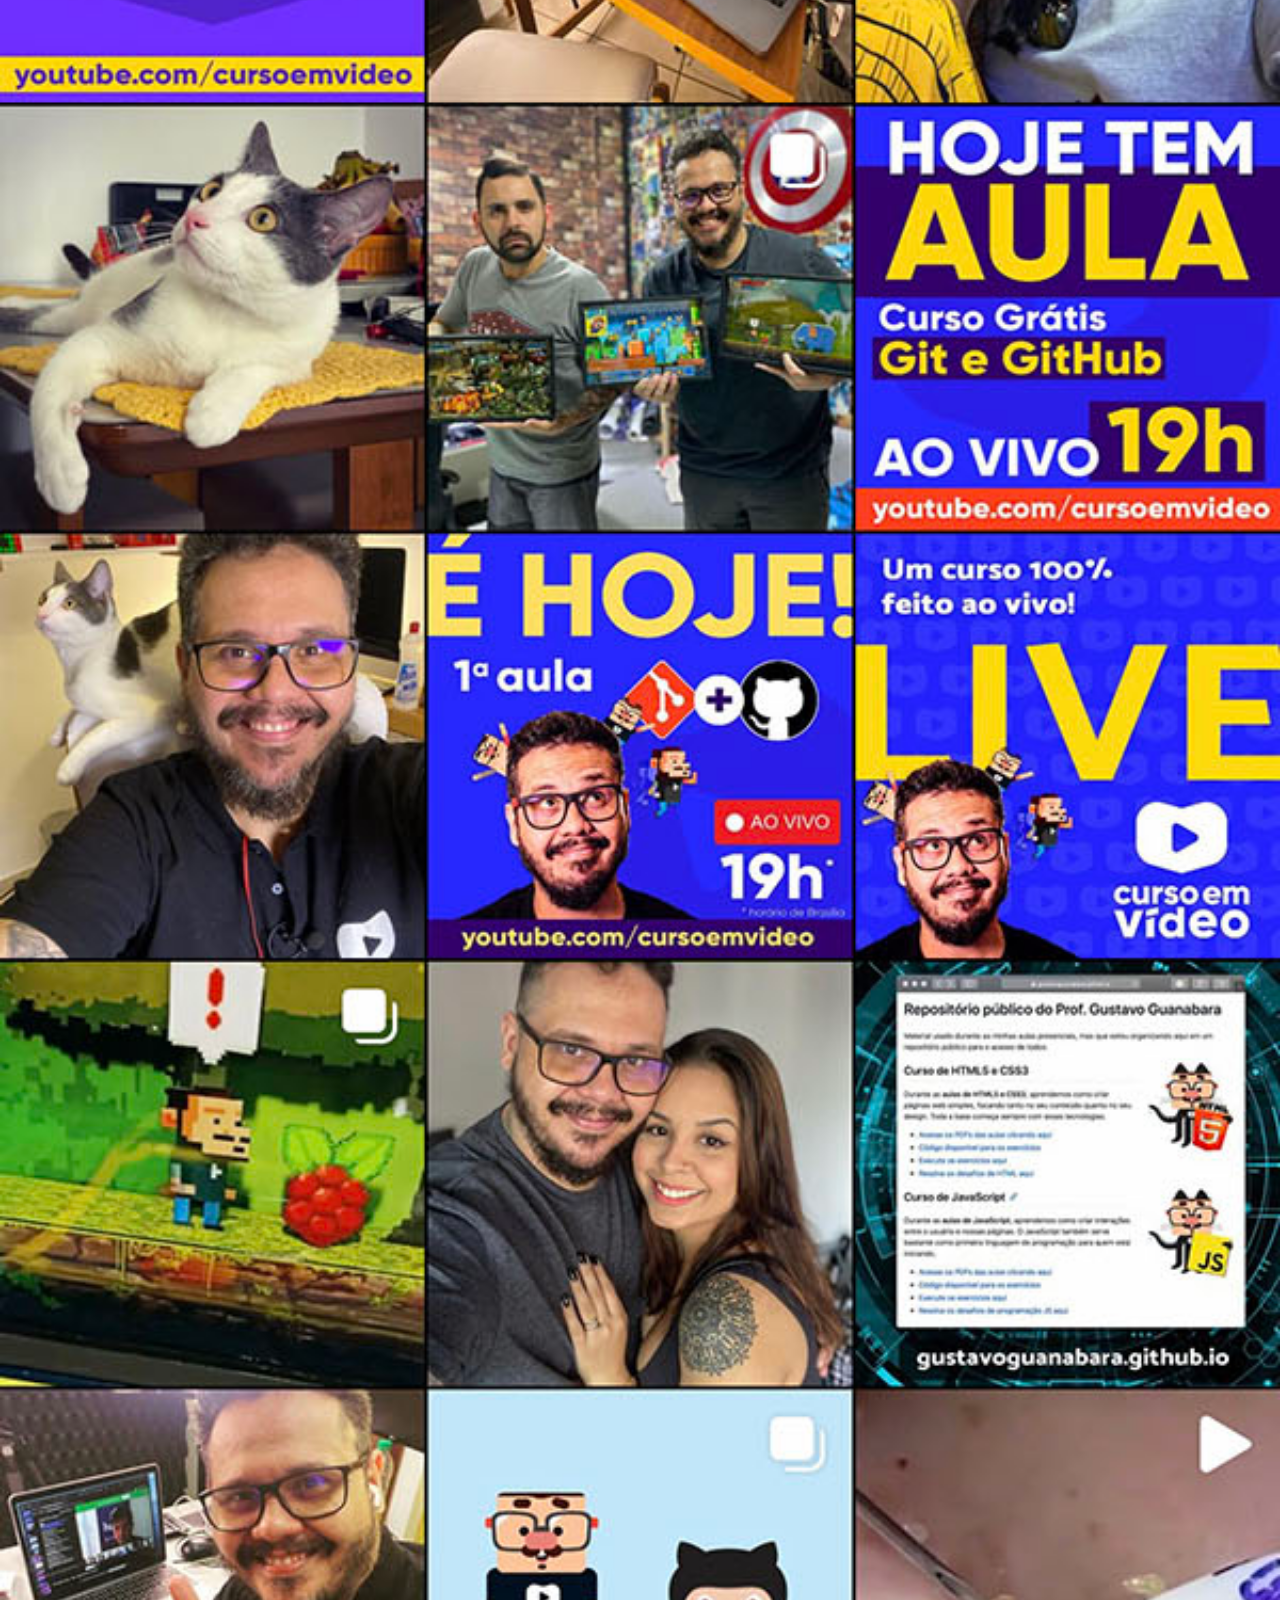
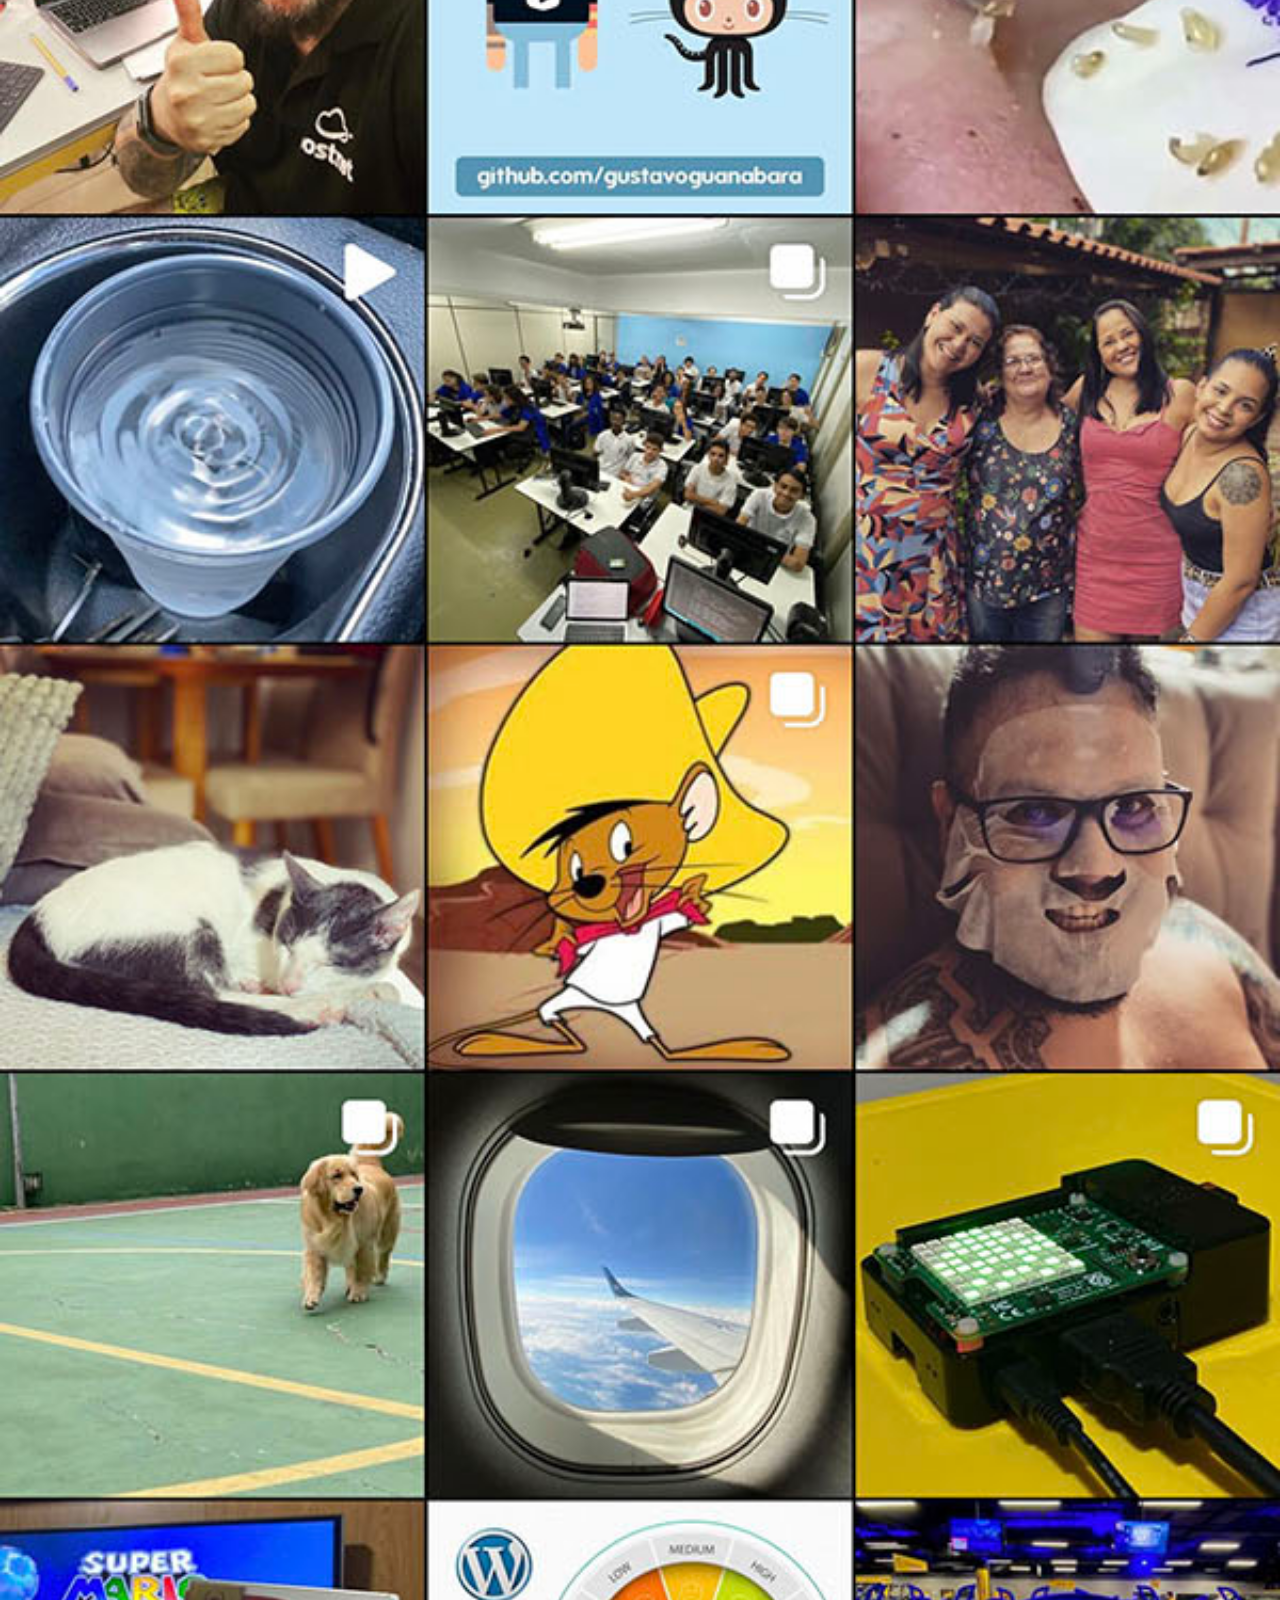
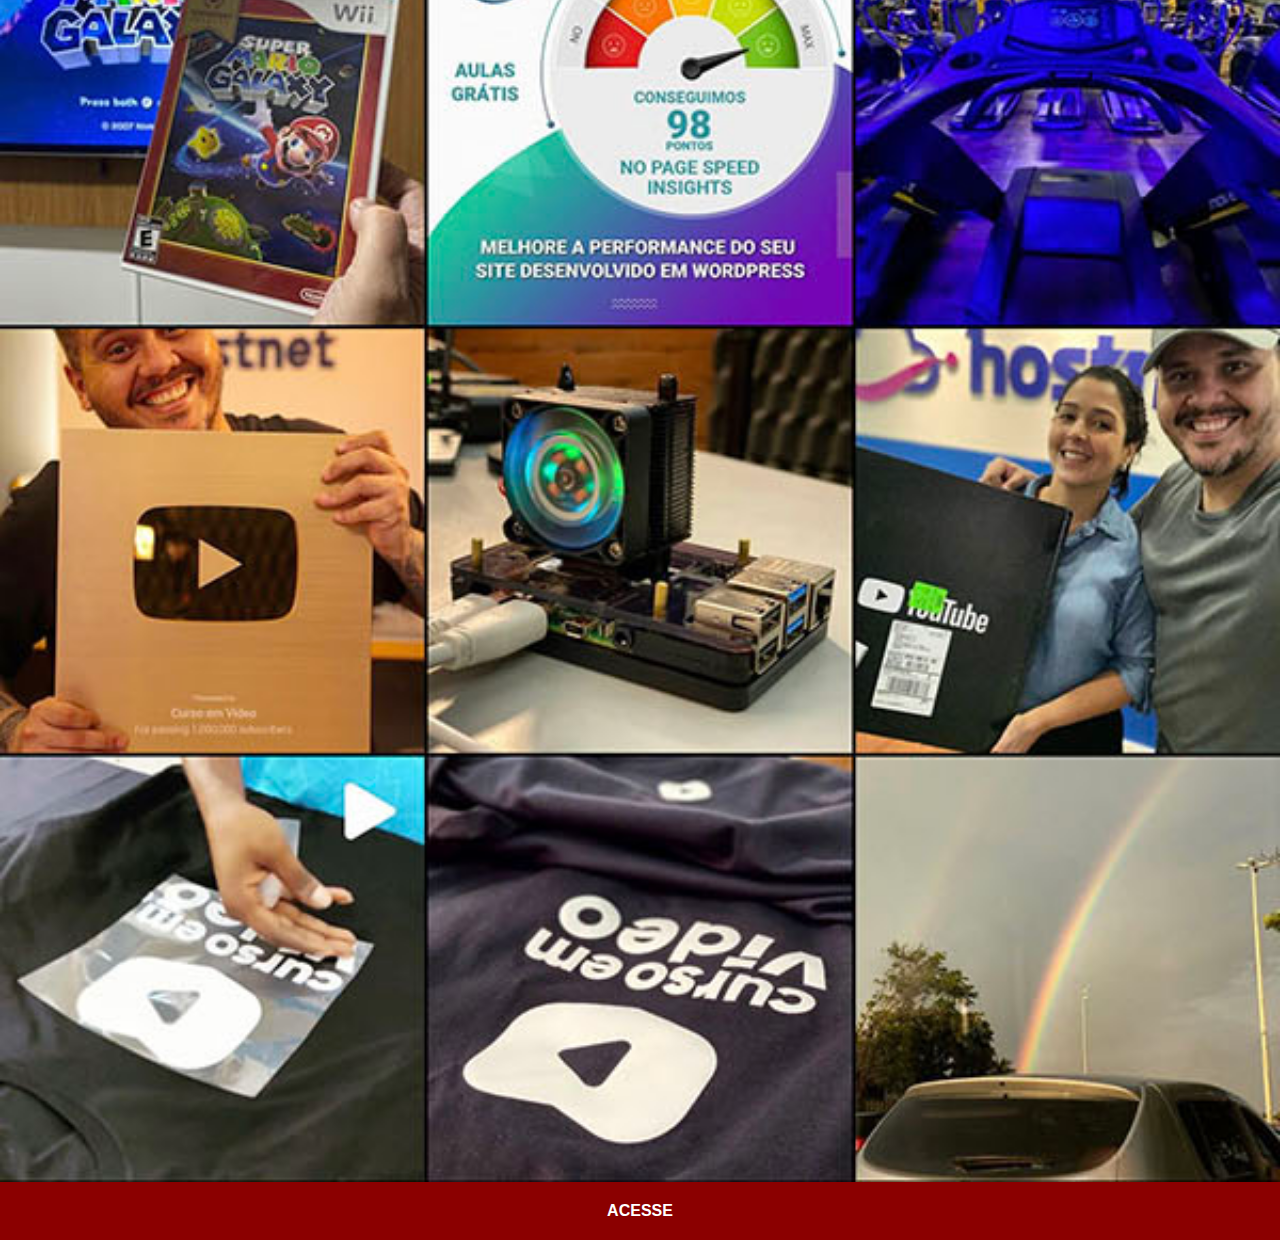
<file: instagram.html>
<!DOCTYPE html>
<html lang="pt-br">
<head>
    <meta charset="UTF-8">
    <meta name="viewport" content="width=device-width, initial-scale=1.0">
    <title>Instagram</title>
    <link rel="stylesheet" href="estilos/social.css">
</head>
<body>
    <img src="imagens/tela-instagram.jpg" alt="Instagram"><a href="https://www.instagram.com/gustavoguanabara/" target="_blank">ACESSE</a>
</body>
</html>
</file>
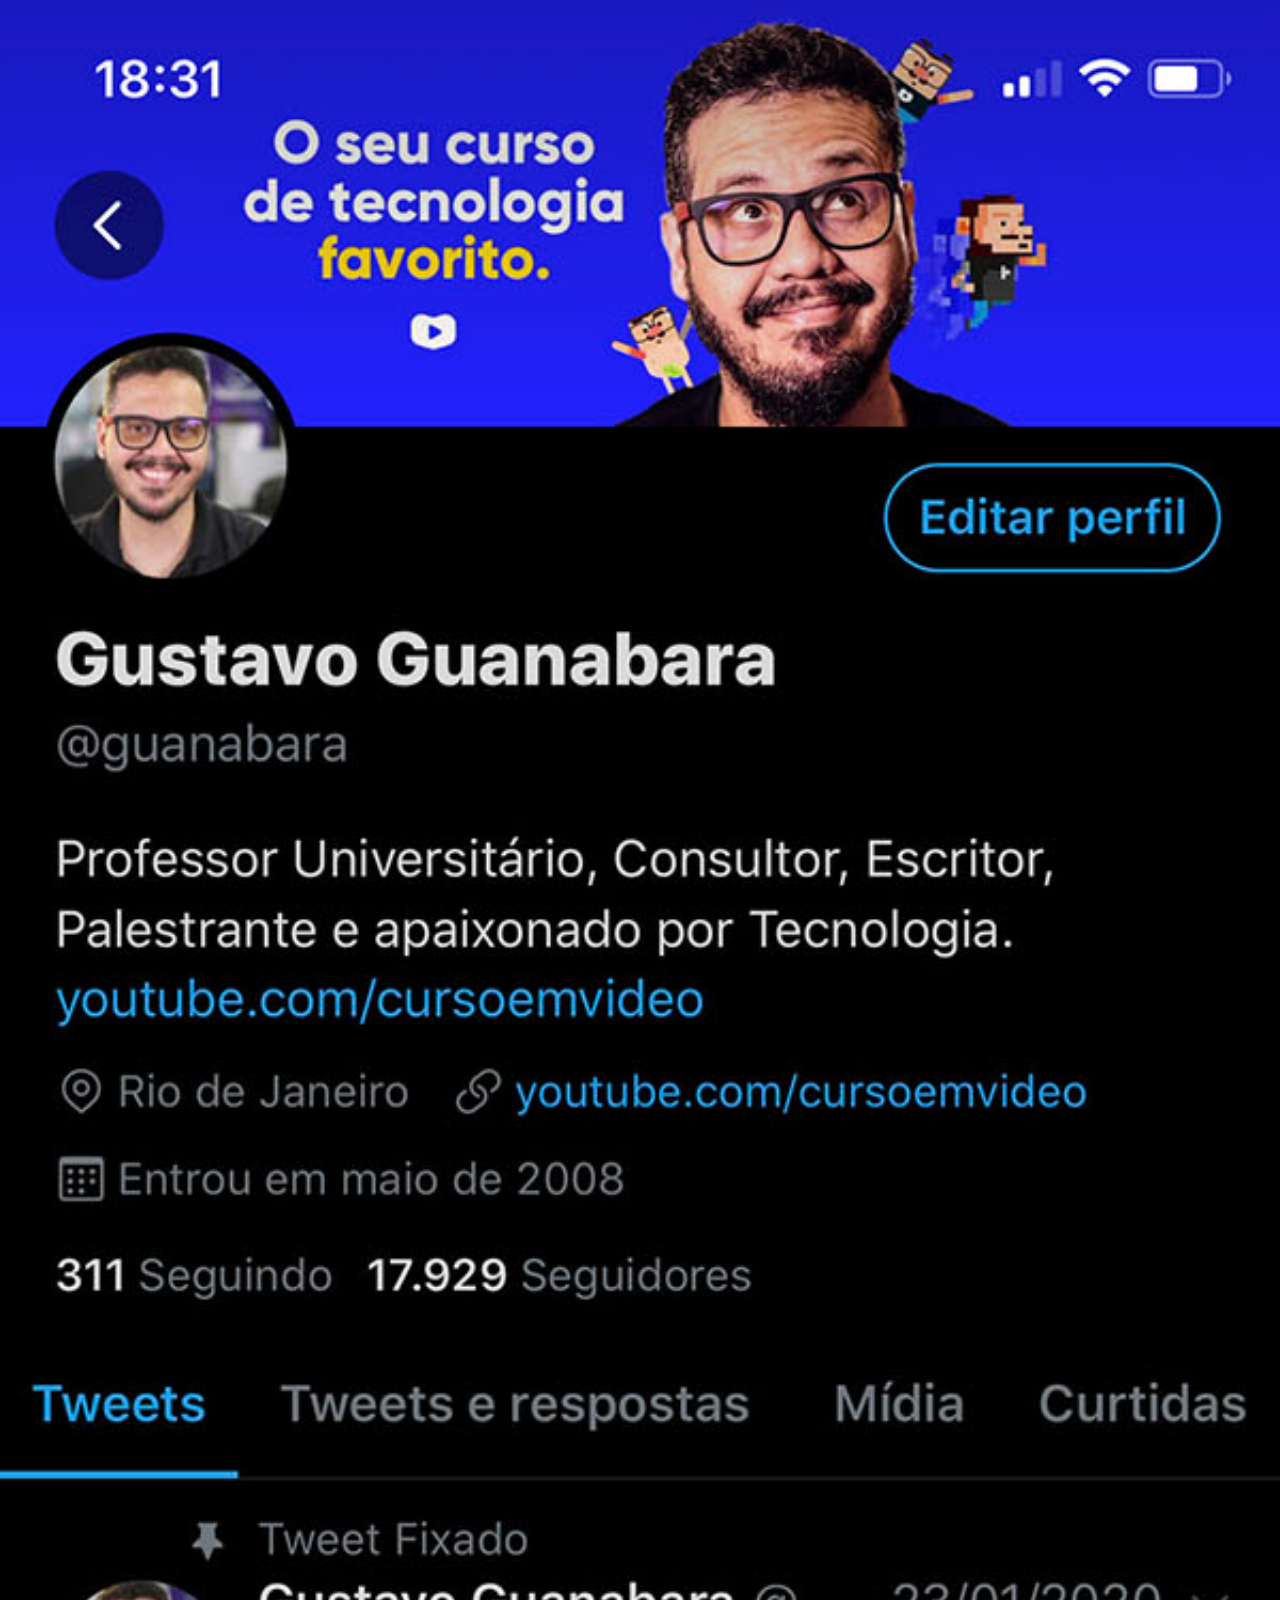
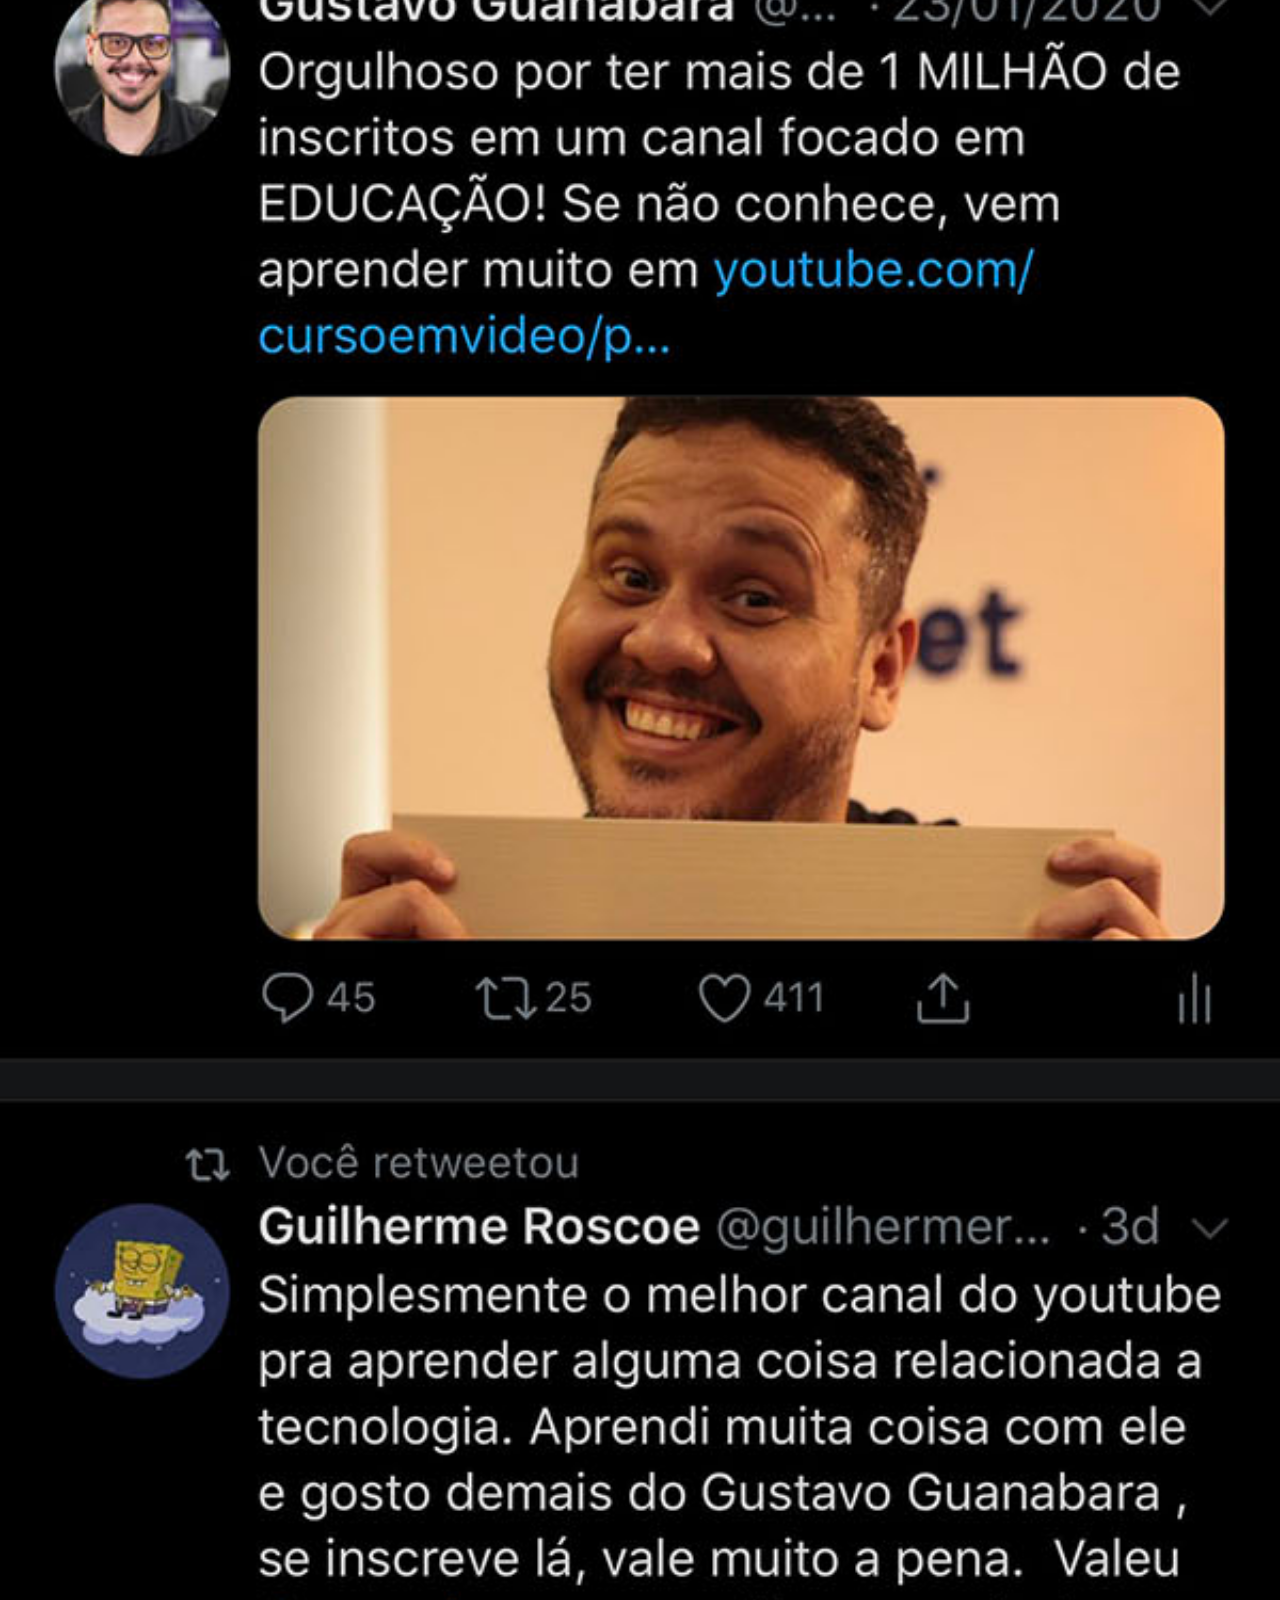
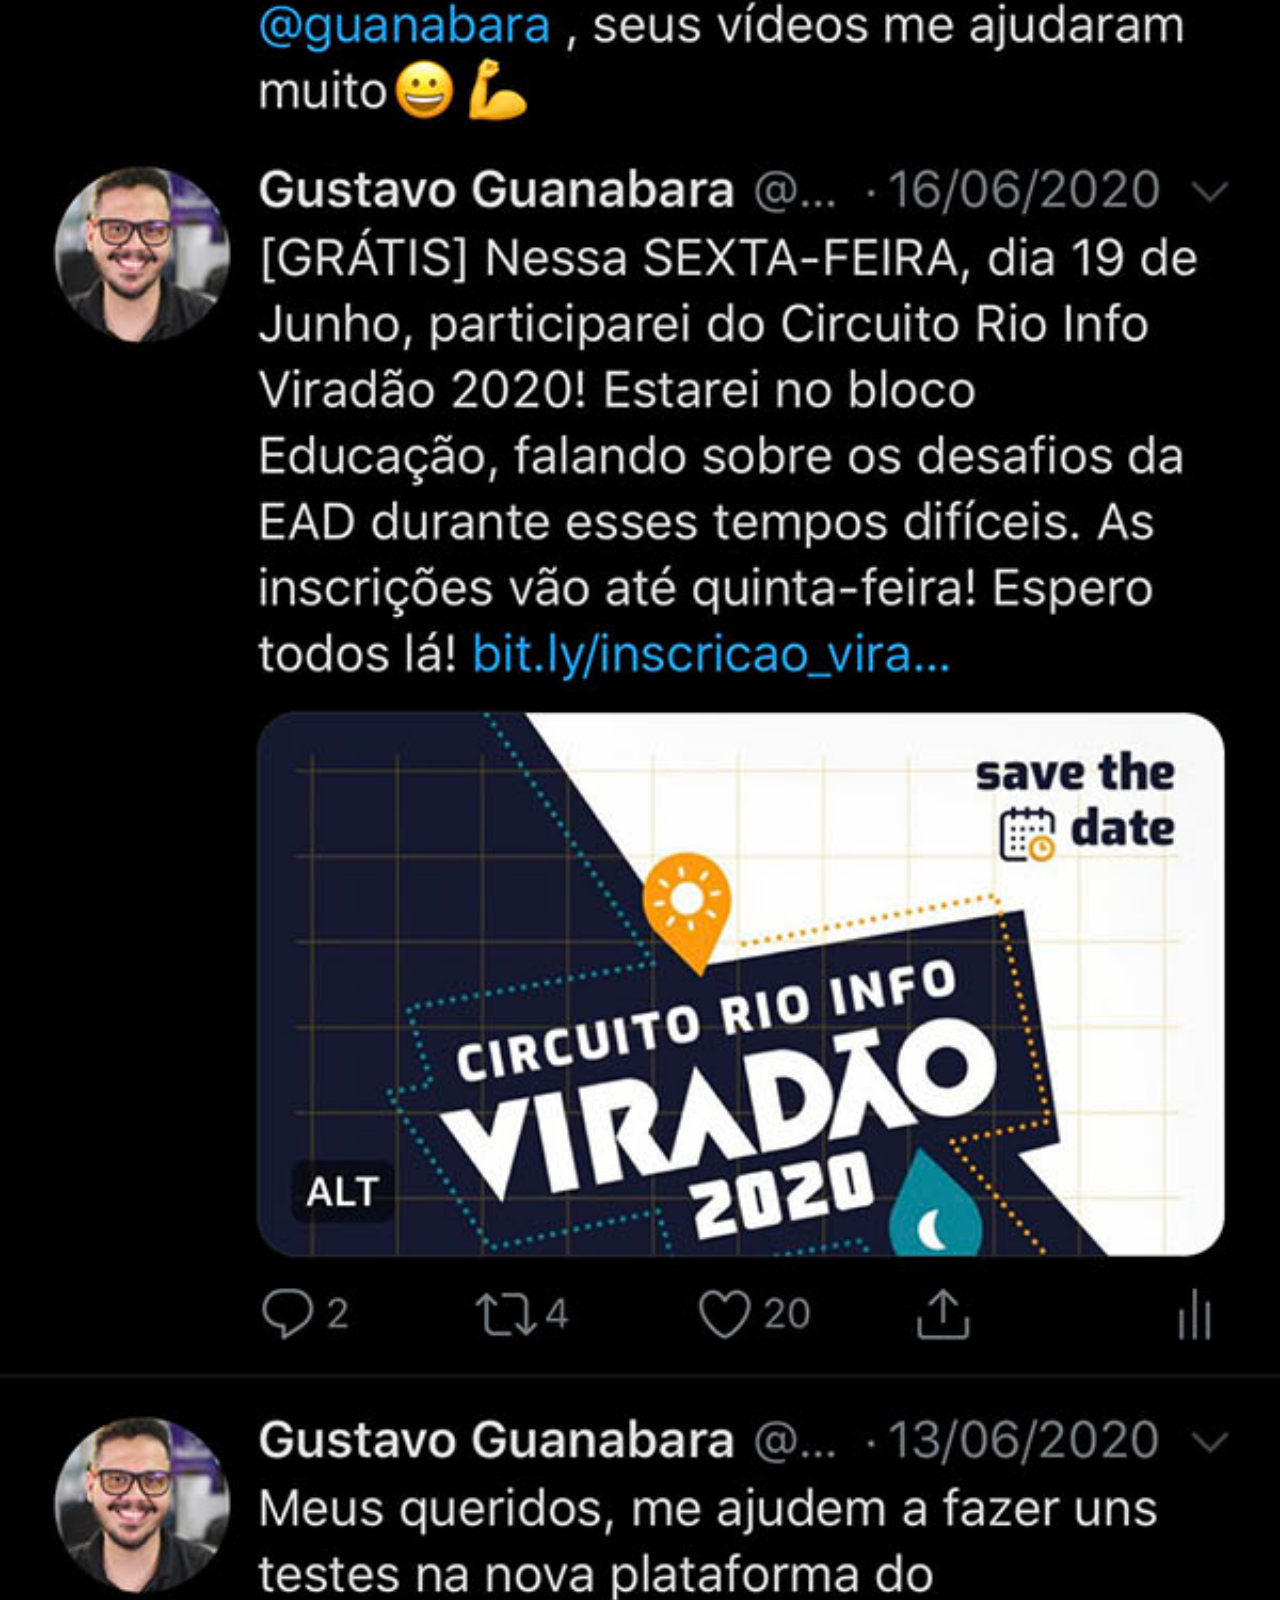
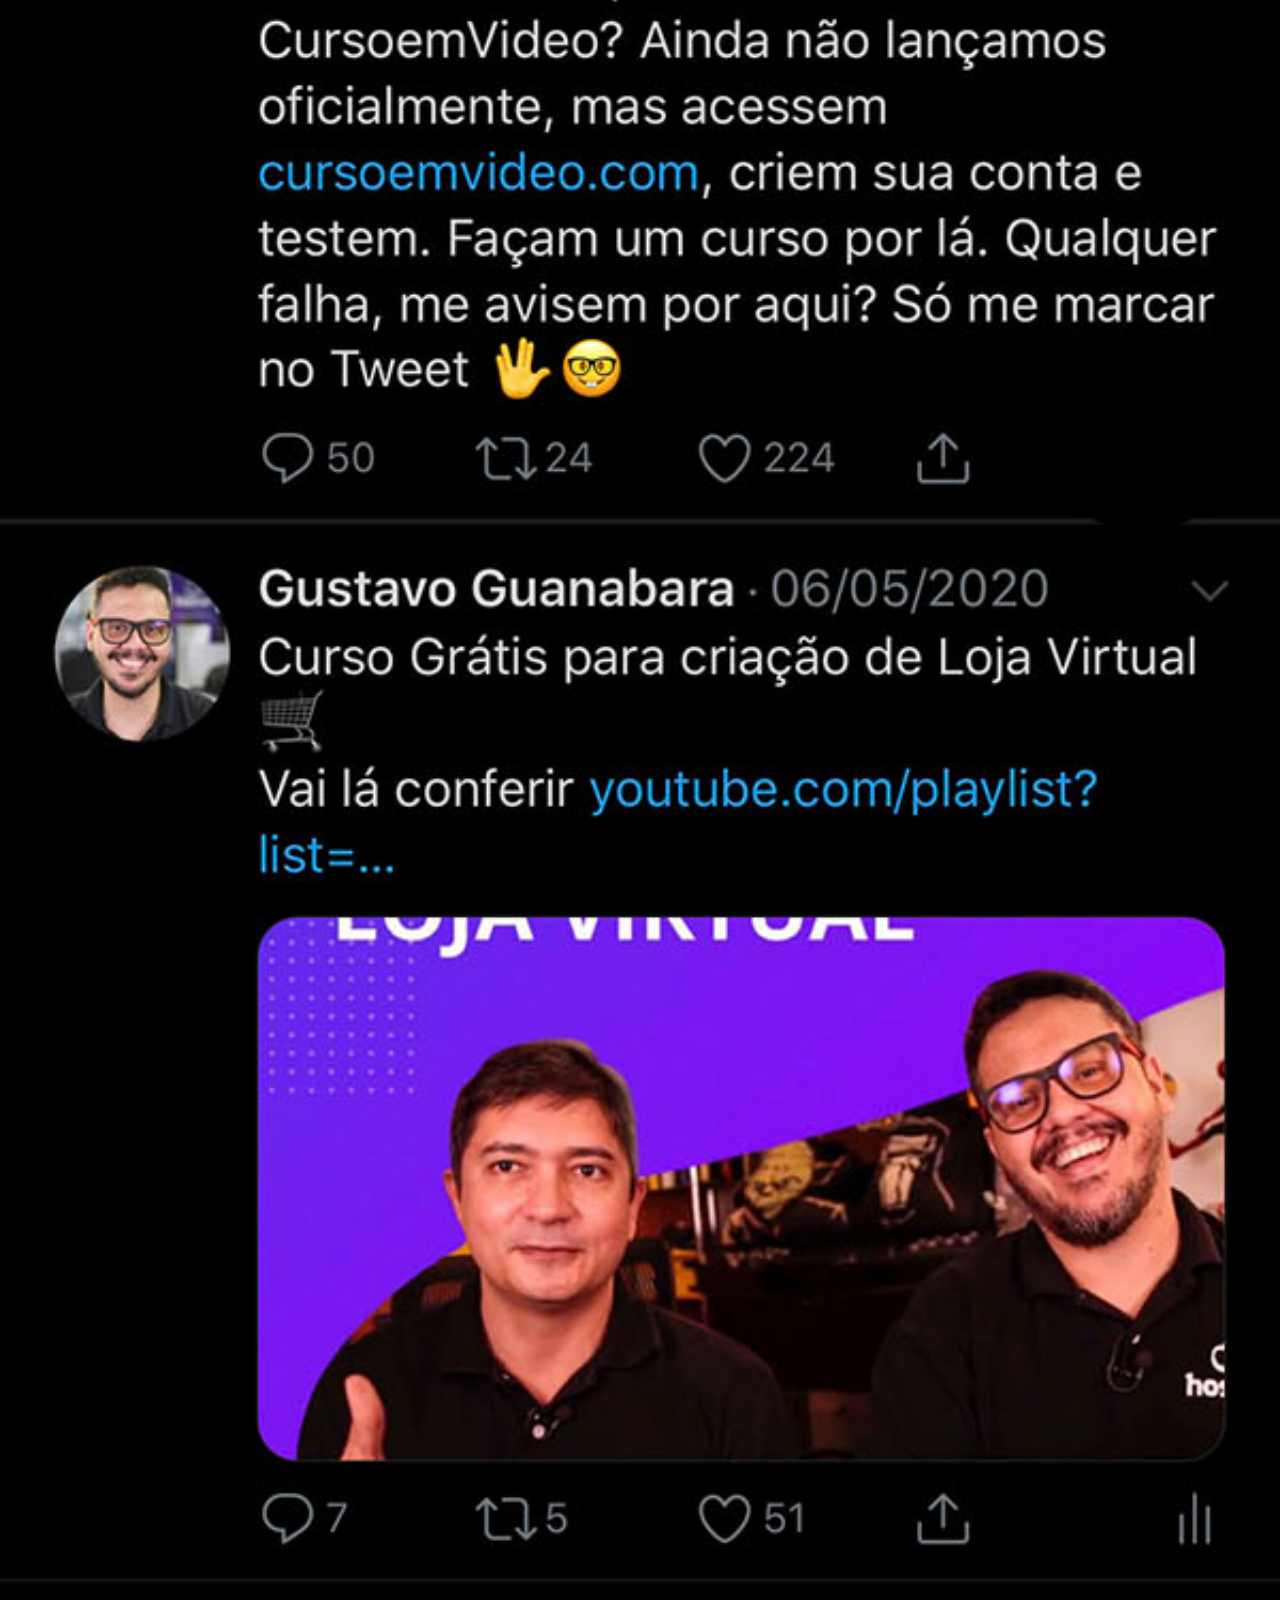
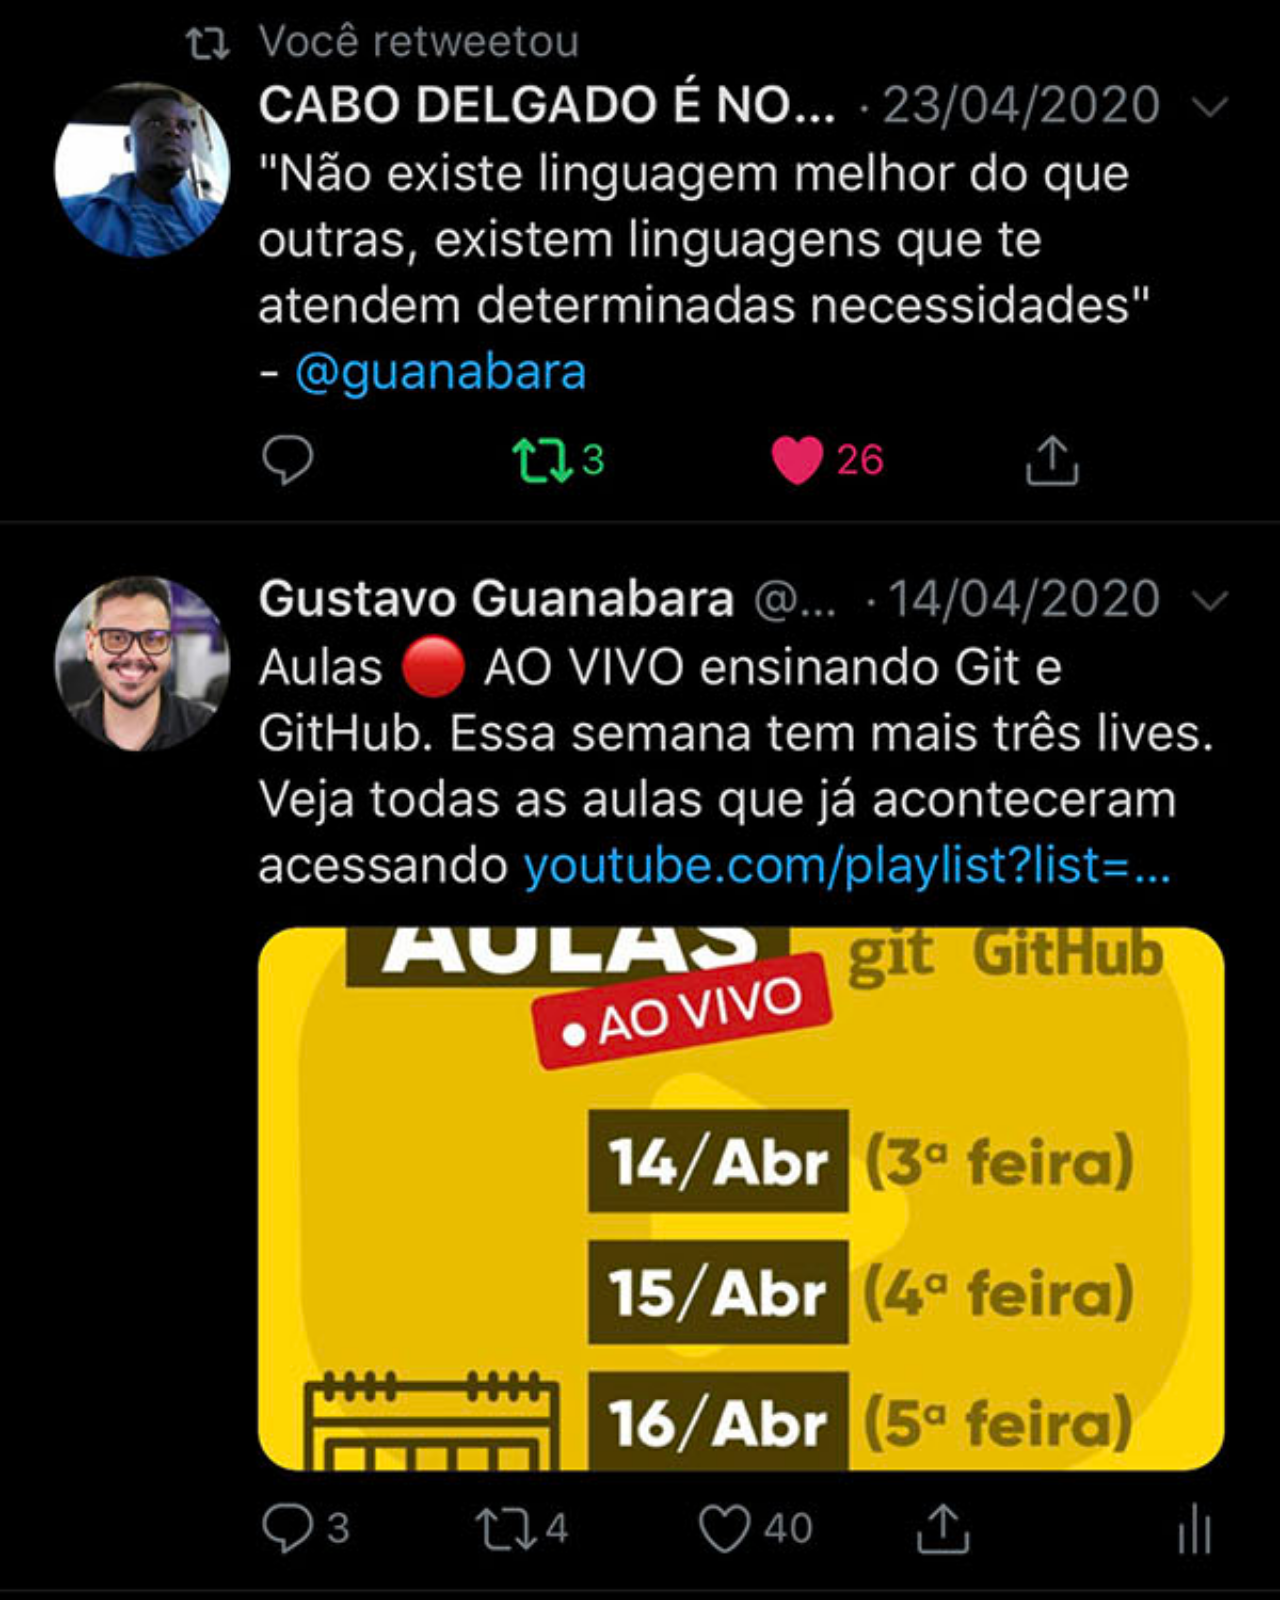
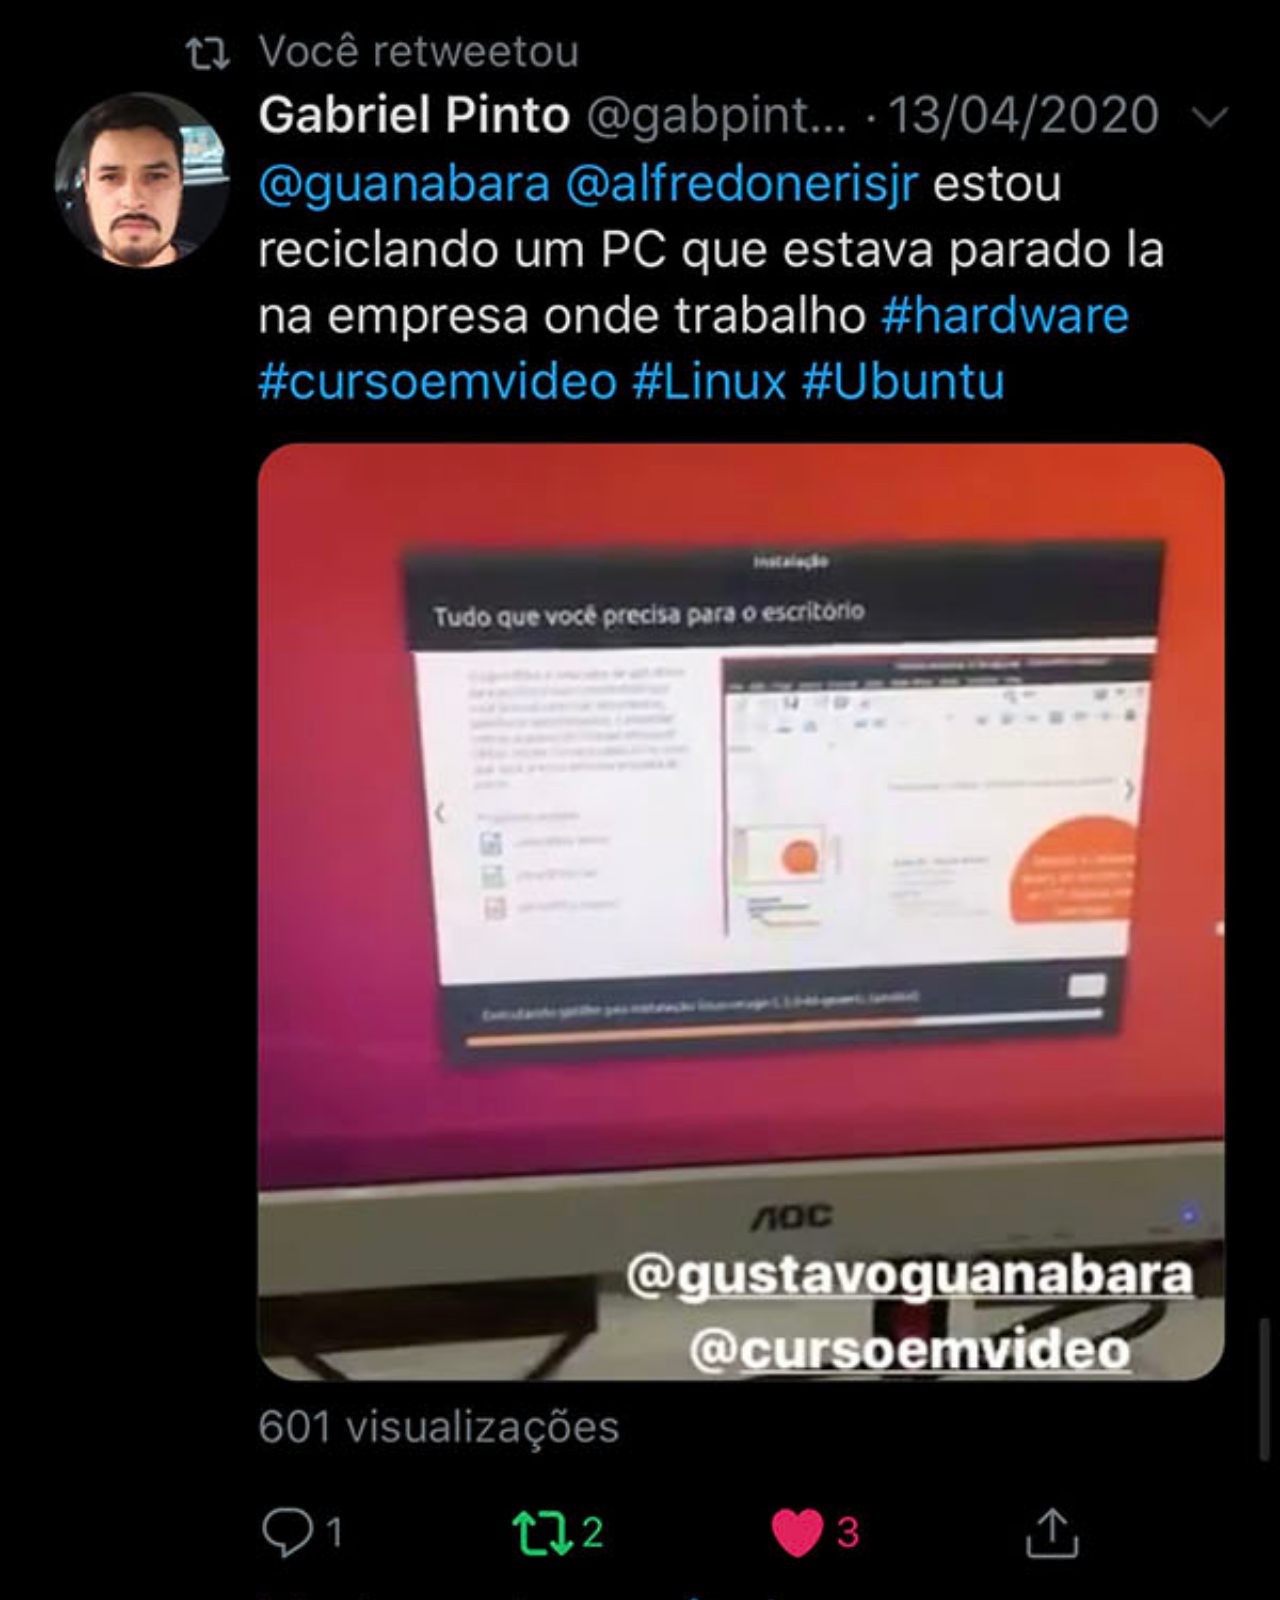
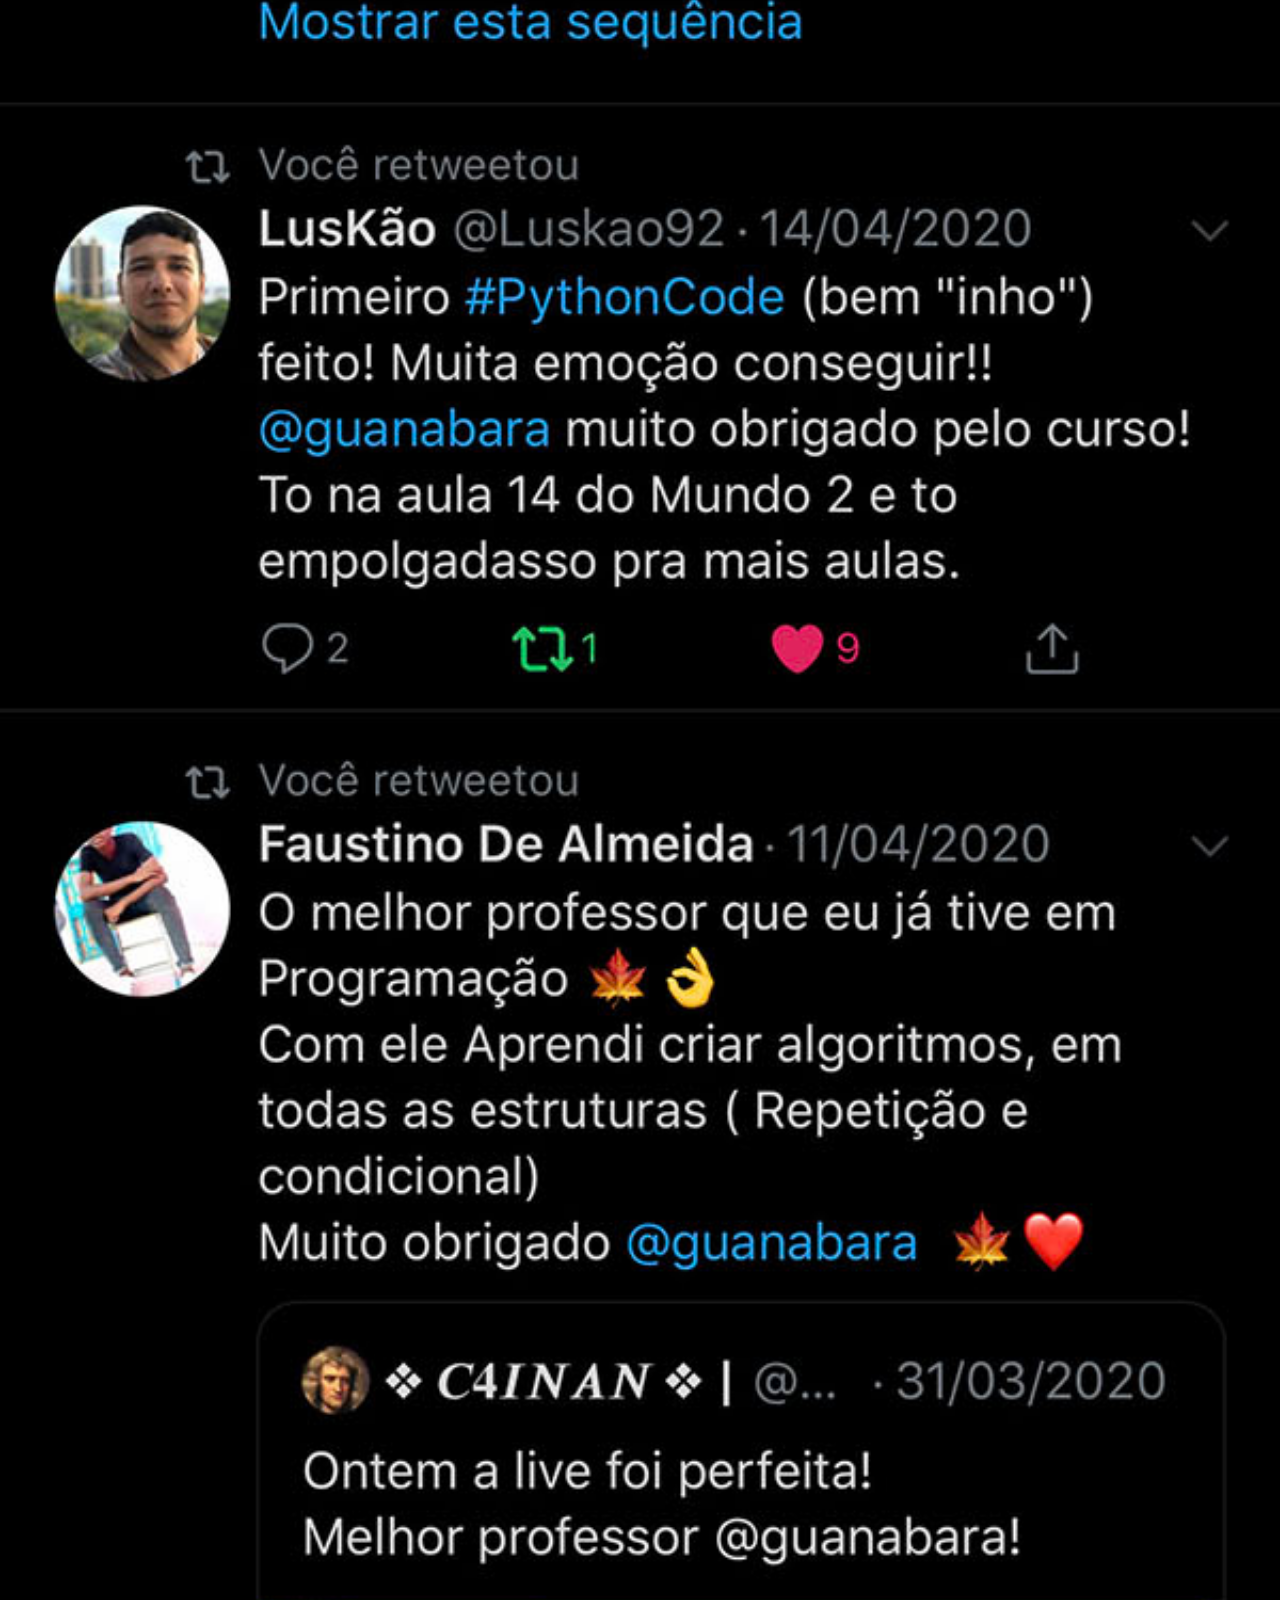
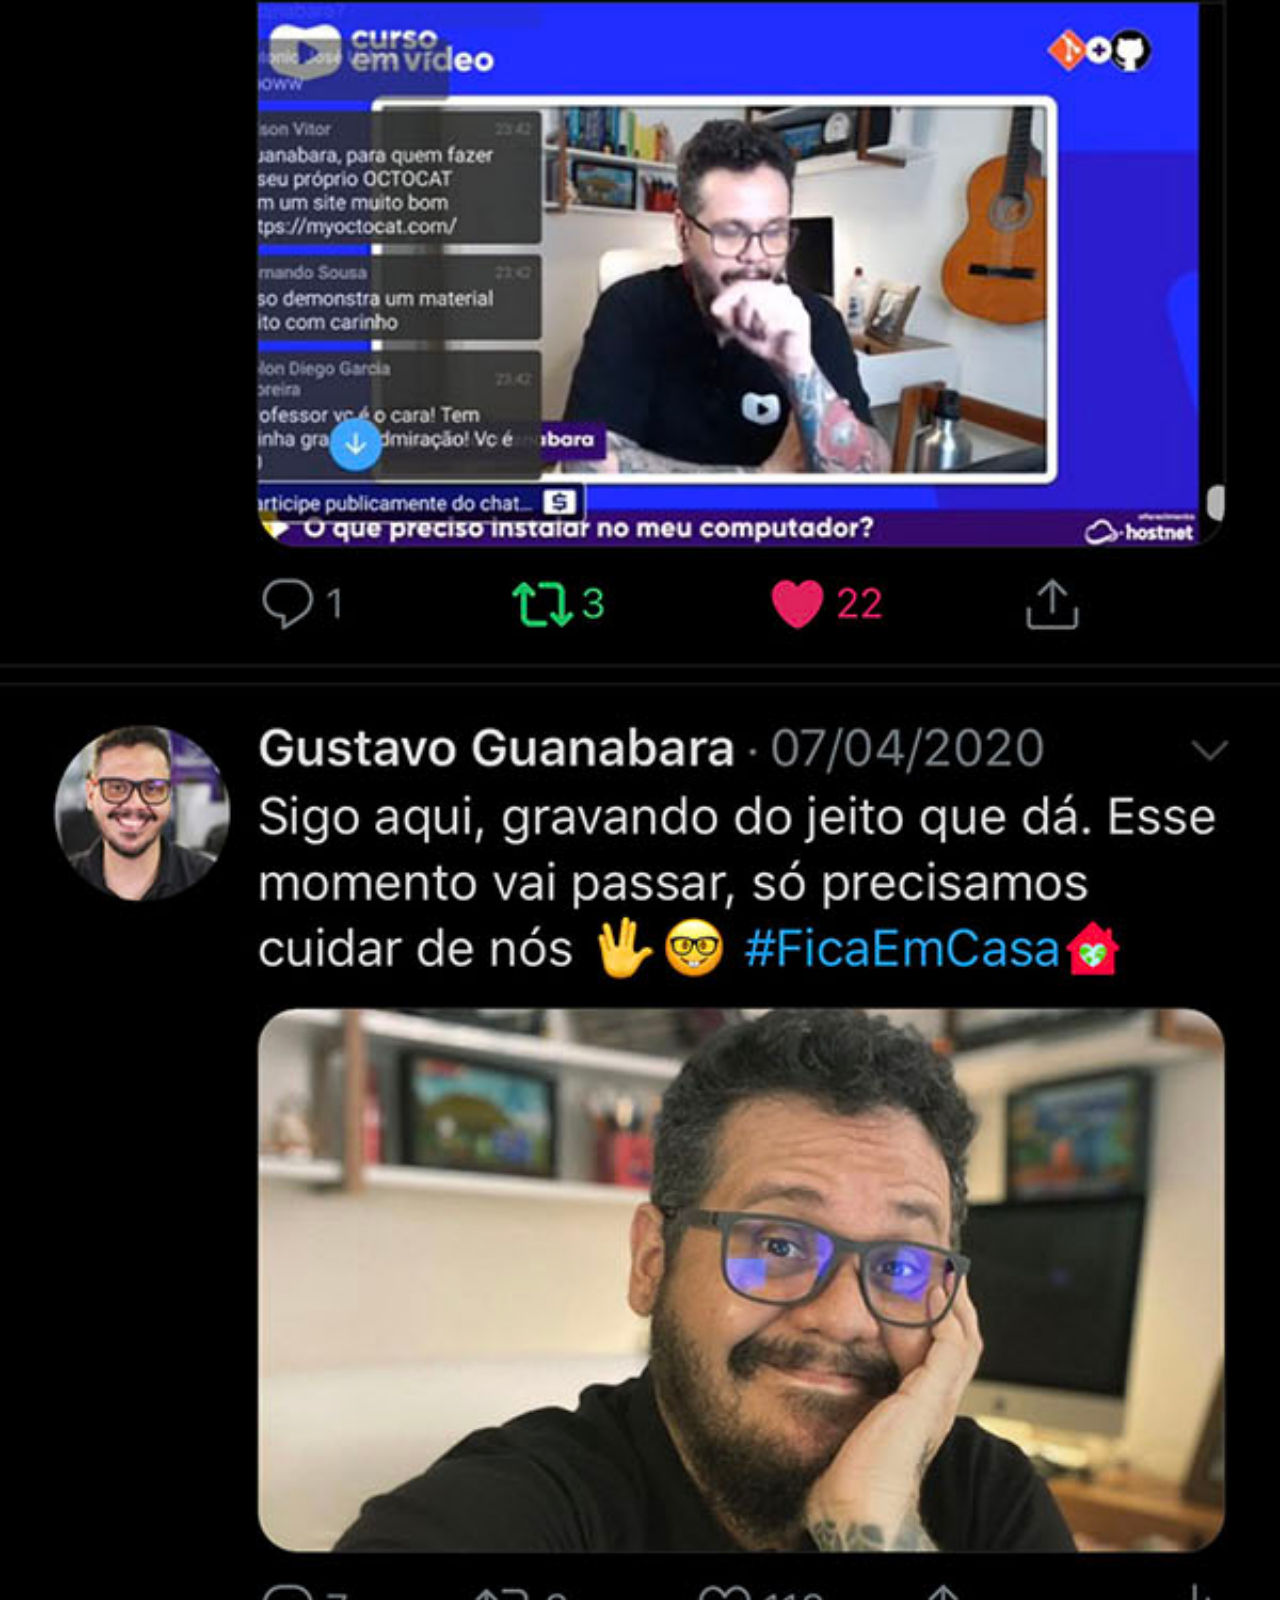
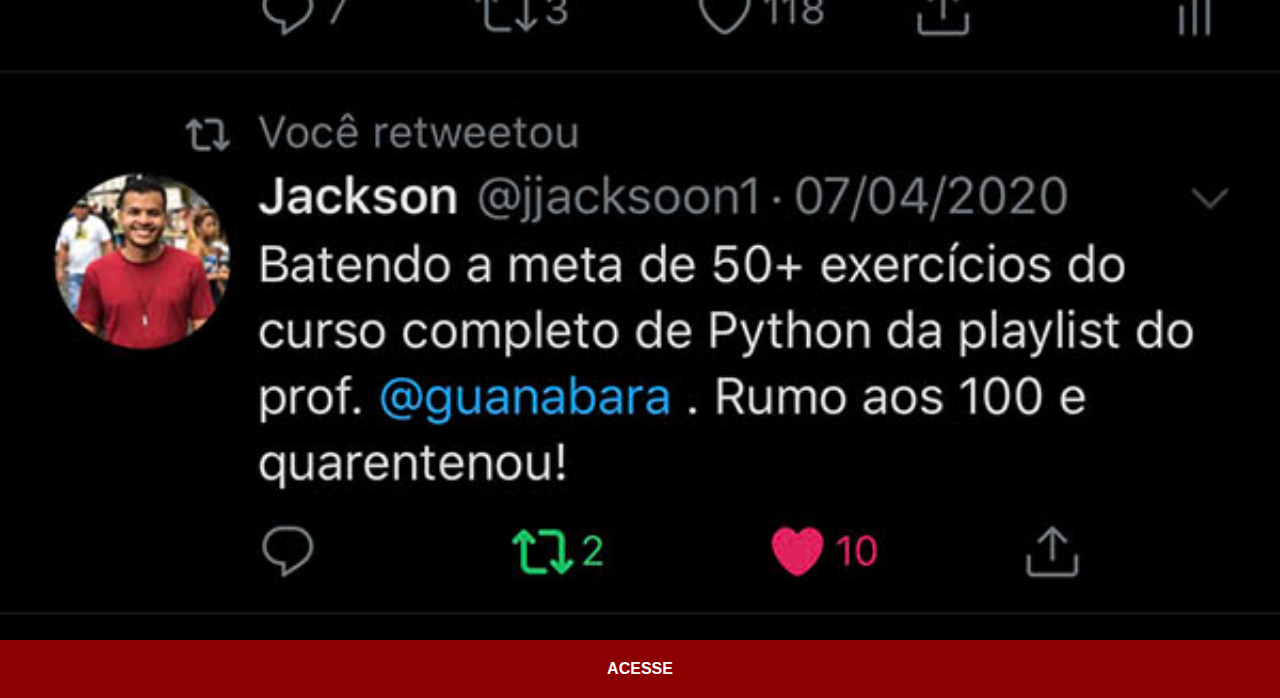
<file: twitter.html>
<!DOCTYPE html>
<html lang="pt-br">
<head>
    <meta charset="UTF-8">
    <meta name="viewport" content="width=device-width, initial-scale=1.0">
    <title>Twitter</title>
    <link rel="stylesheet" href="estilos/social.css">
</head>
<body>
    <img src="imagens/tela-twitter.jpg" alt="Twitter"><a href="https://twitter.com/guanabara" target="_blank">ACESSE</a>
</body>
</html>
</file>
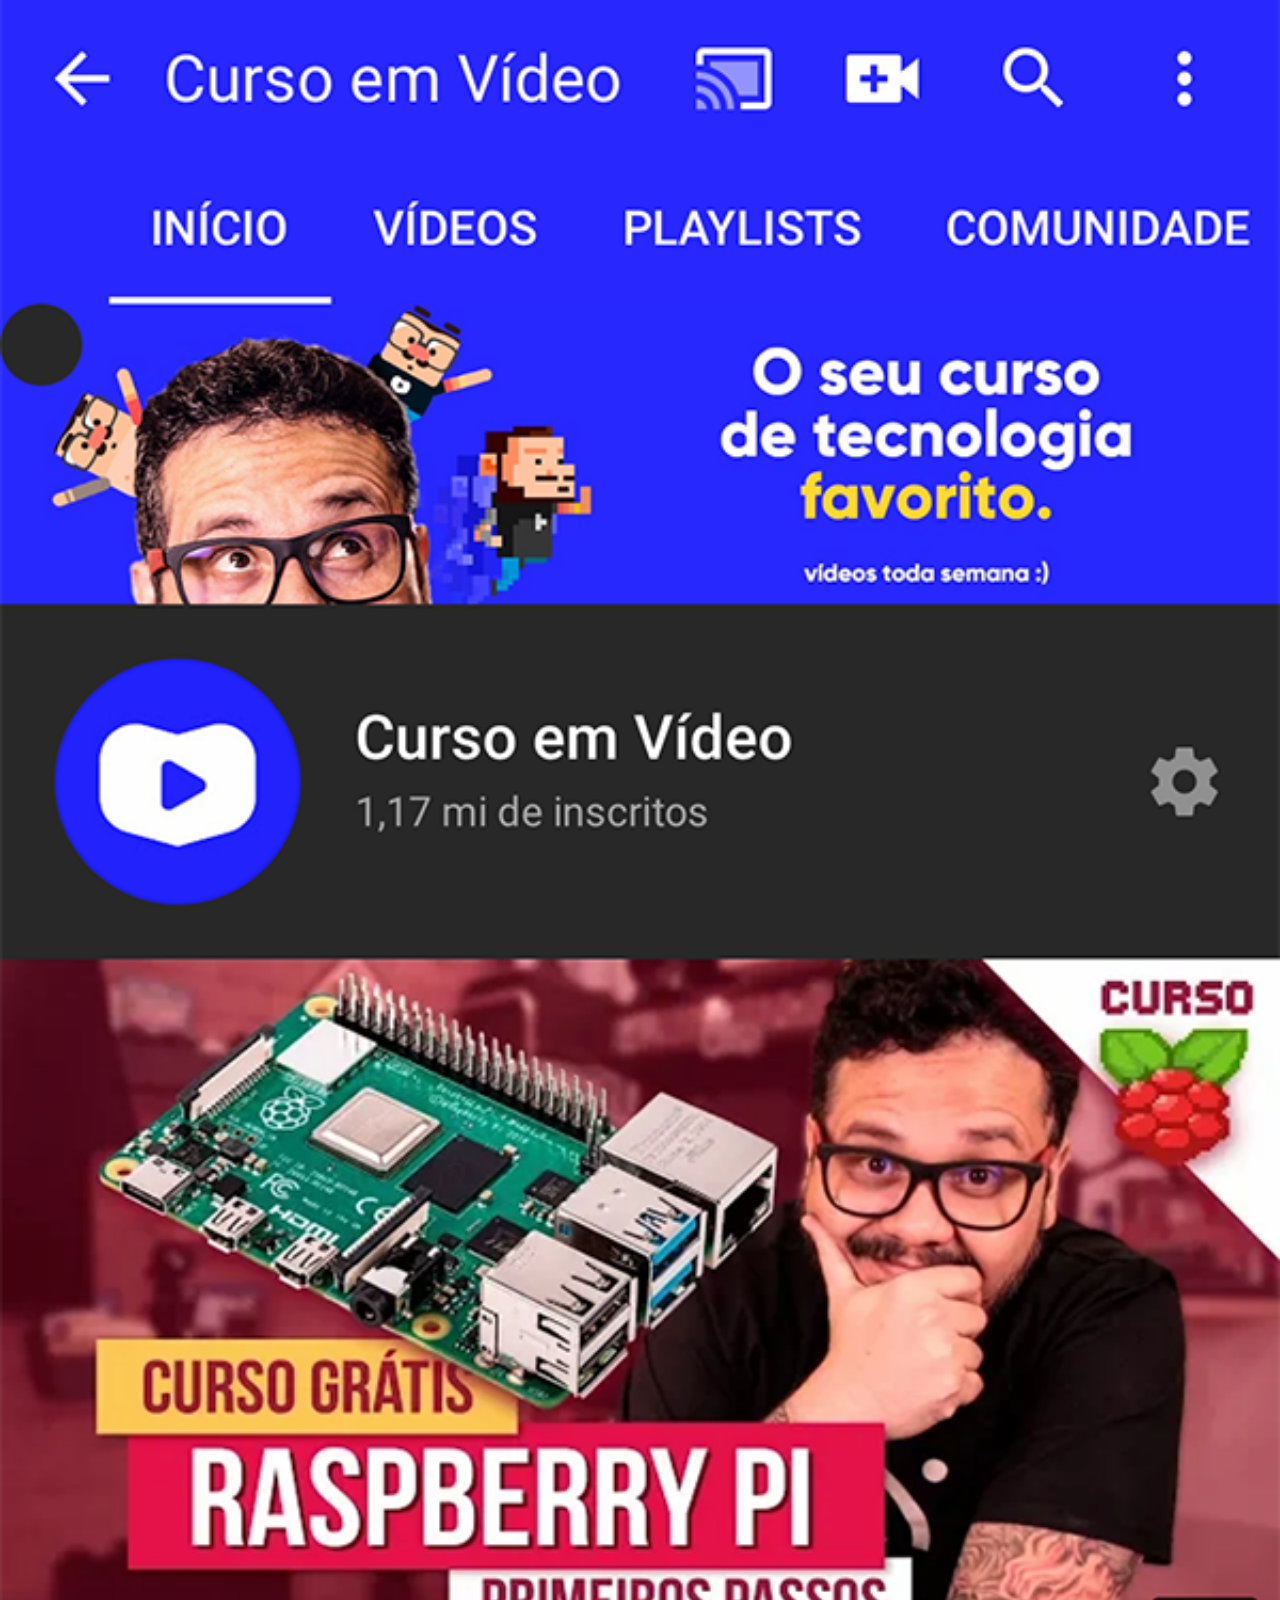
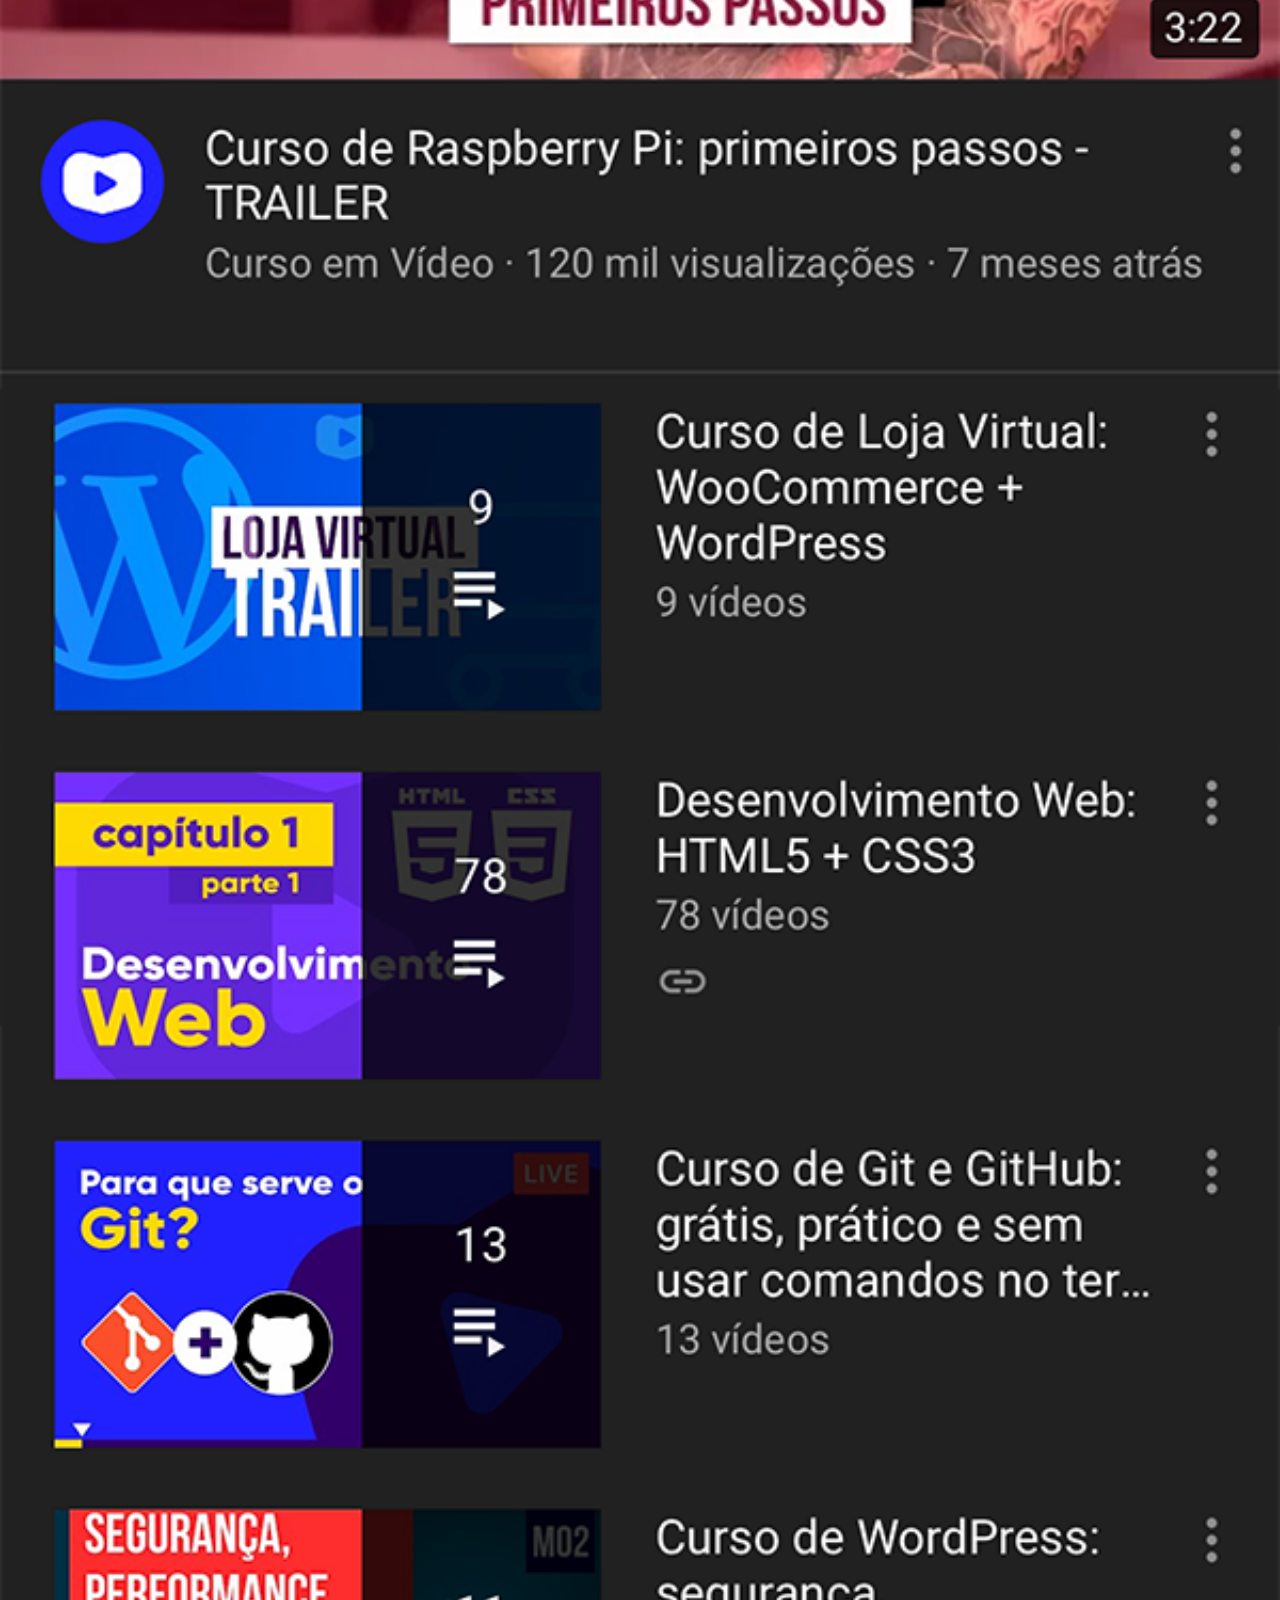
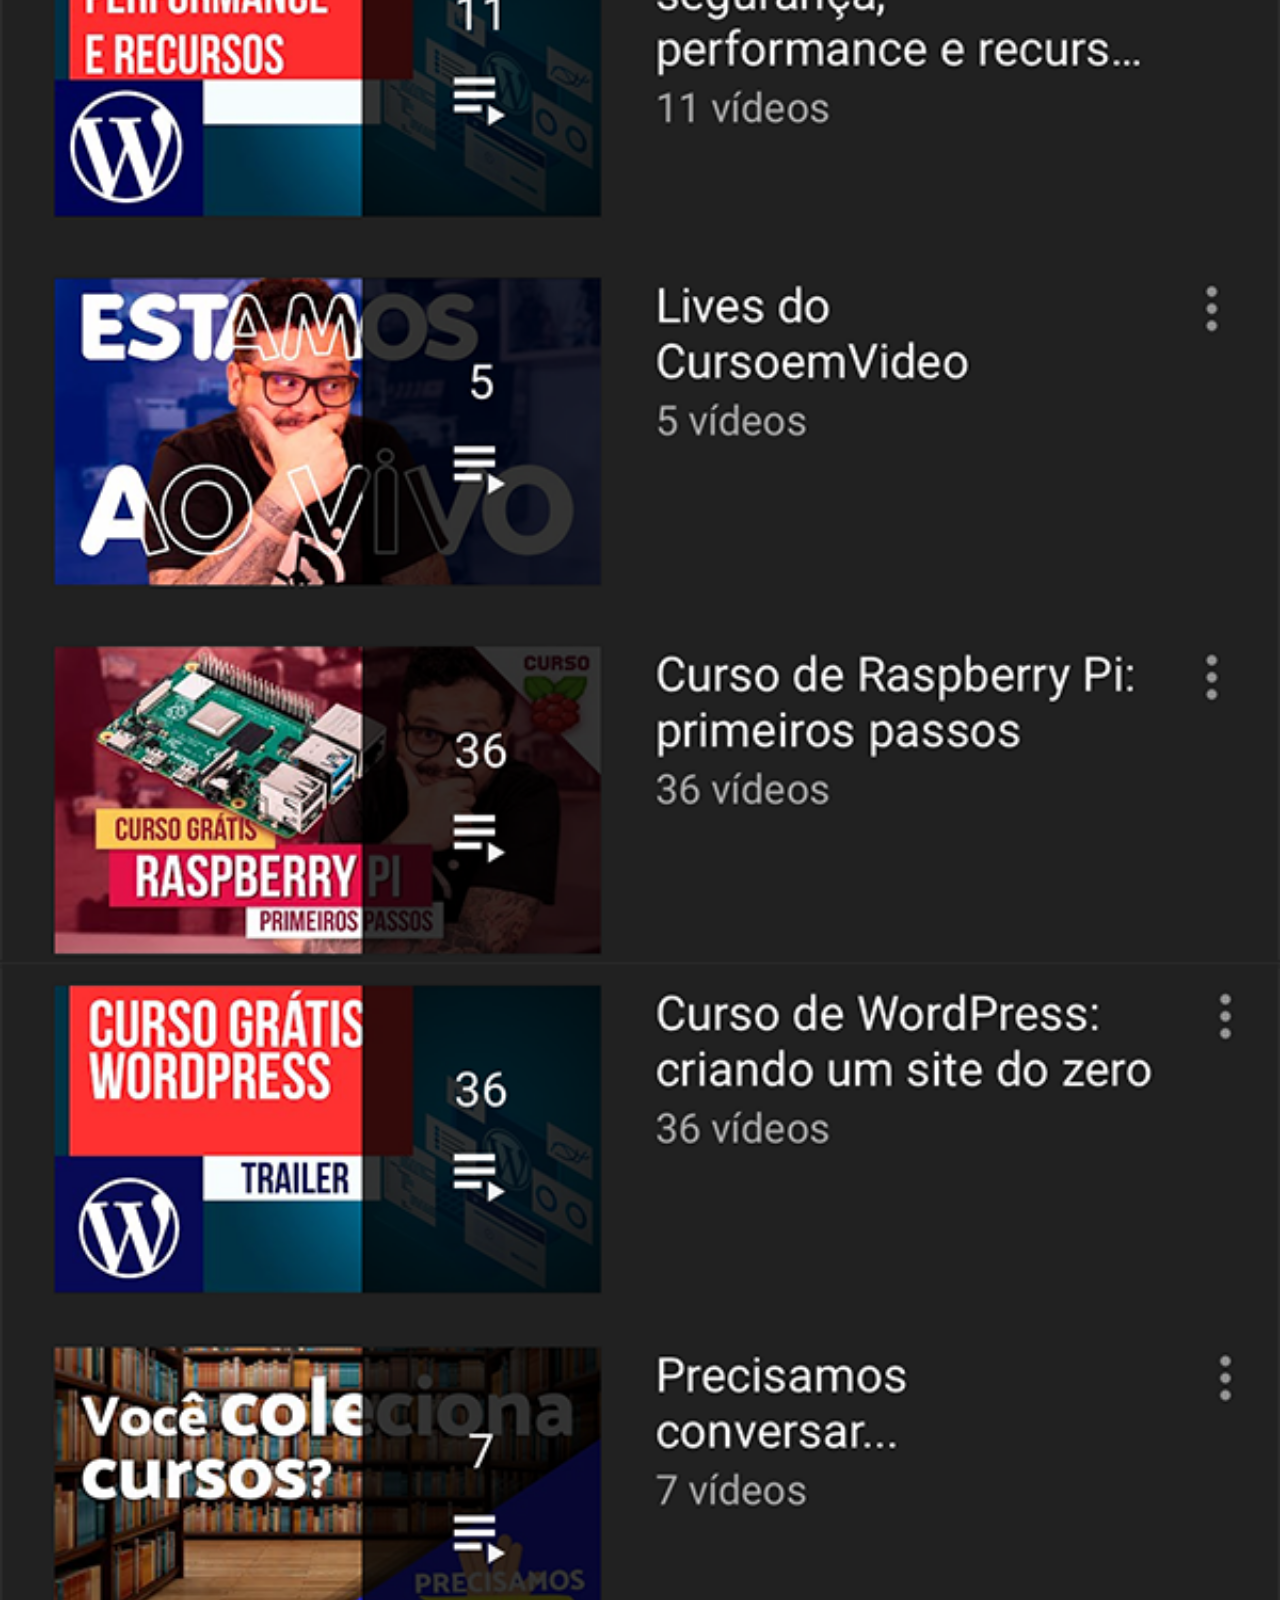
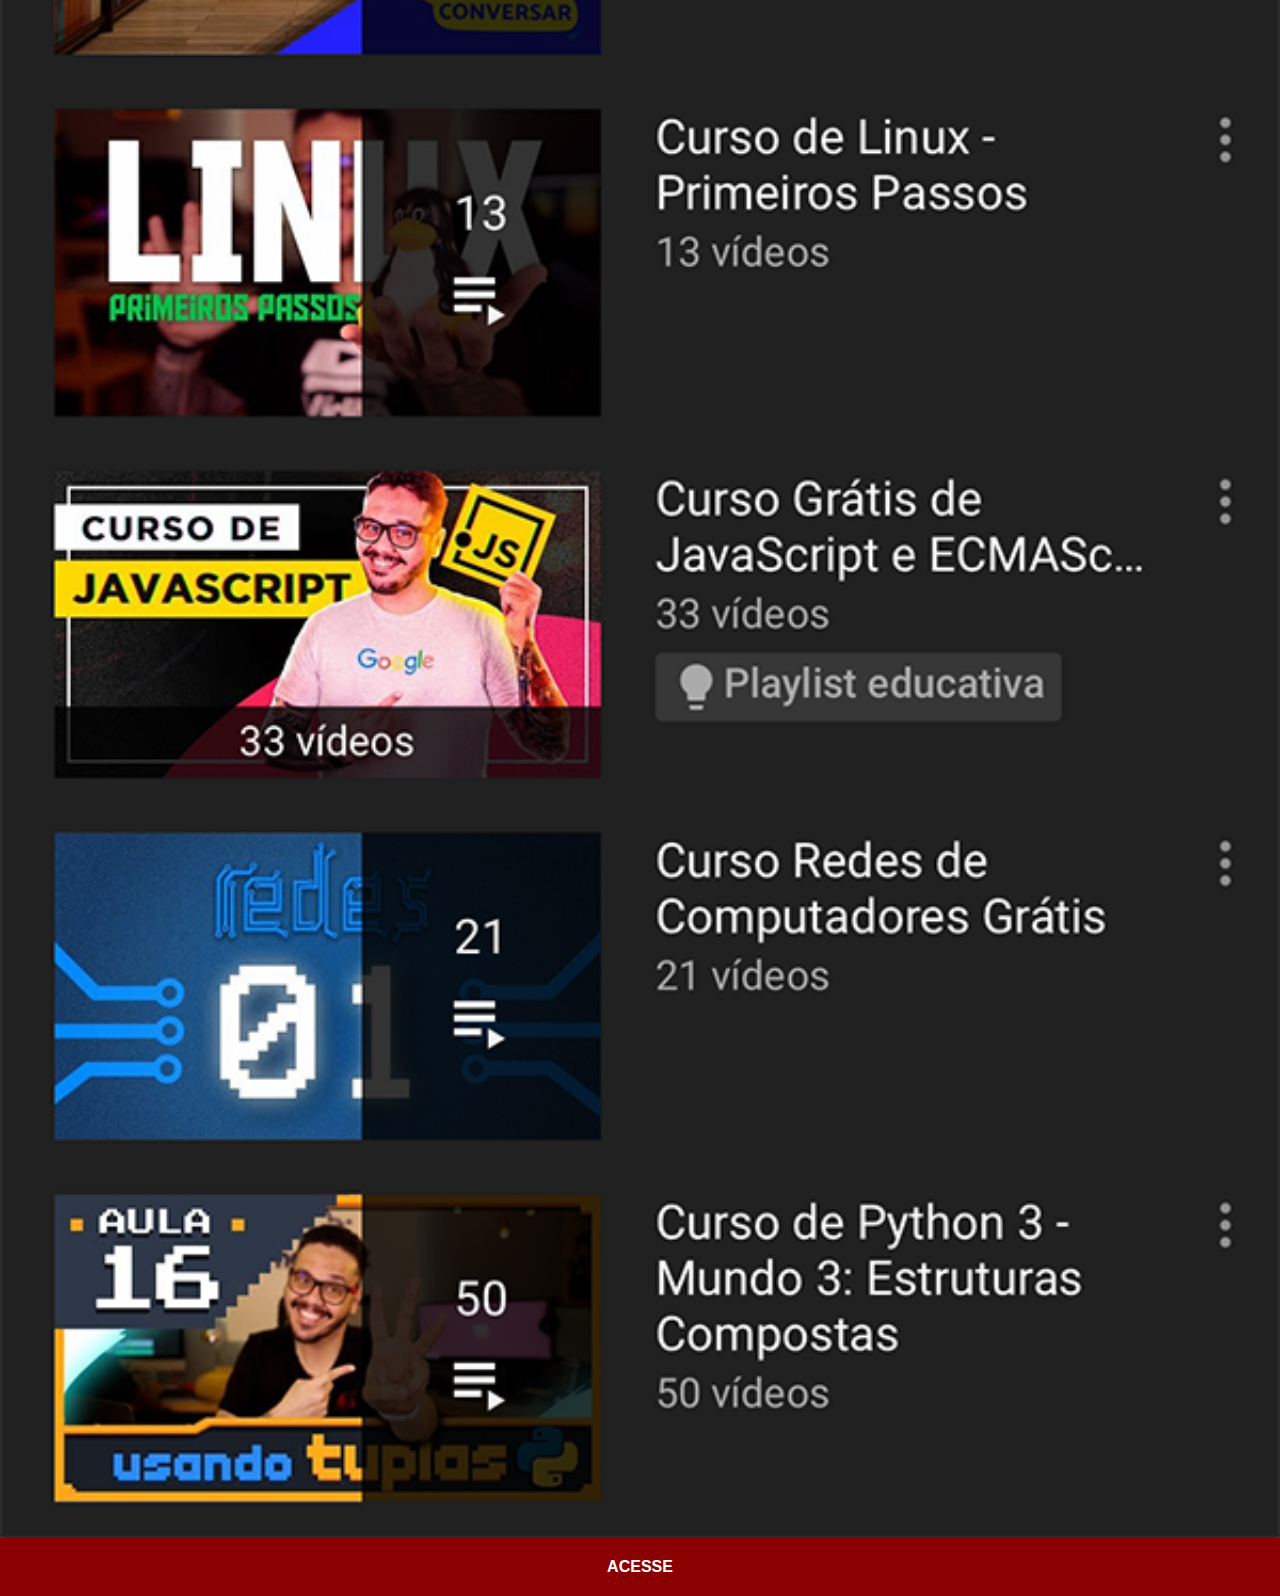
<file: youtube.html>
<!DOCTYPE html>
<html lang="pt-br">
<head>
    <meta charset="UTF-8">
    <meta name="viewport" content="width=device-width, initial-scale=1.0">
    <title>YouTube</title>
    <link rel="stylesheet" href="estilos/social.css">
</head>
<body>
    <img src="imagens/tela-youtube.png" alt="YouTube"><a href="https://www.youtube.com/cursoemvideo/playlists" target="_blank">ACESSE</a>
</body>
</html>
</file>
<file: estilos/style.css>
@charset "UTF-8";

* {
    margin: 0px;
    padding: 0px;
    font-family: Arial, Helvetica, sans-serif;
}

html, body {
    height: 100vh;
    width: 100vw;
    background-color: black;
}

body {
    background: url('../imagens/fundo-madeira.jpg') no-repeat center;
    background-size: cover;
    background-attachment: fixed;
}

main {
    height: 100vh;
    position: relative;
}

section#telefone {
    position: absolute;
    top: 50%;
    left: 50%;
    transform: translate(-50%, -50%);

    height: 627px;
    width: 312px;
    background: url('../imagens/frame-iphone.png') no-repeat;
}

#tela {
    position: relative;
    top: 80px;
    left: 22px;
    height: 472px;
    width: 267px;
}

section#redes-sociais {
    text-align: right;
}


section#redes-sociais img {
    width: 50px;
    margin: 10px;
    border-radius: 50%;
    box-shadow: 2px 2px 5px rgba(0, 0, 0, 0.400);
    box-sizing: border-box;
}

section#redes-sociais img:hover {
    transform: translate(-2px,-2px);
    box-shadow: 5px 5px 10px rgba(0, 0, 0, 0.61);
    transition: 0.3s;
}
</file>
<file: estilos/social.css>
@charset "UTF-8";

* {
    margin: 0px;
    padding: 0px;
    font-family: Arial, Helvetica, sans-serif;
}


img{
    width: 100vw;
}

a{
    display: block;
    background-color: darkred;
    padding: 20px;
    margin: -4px;
    text-align: center;
    font-weight: bolder;
    text-decoration: none;
    color: white;
}

::-webkit-scrollbar{
    width: 0px;
    height: 0px;
}

a:hover {
    background-color:red ;
    transition: 0.3s;
}
</file>
